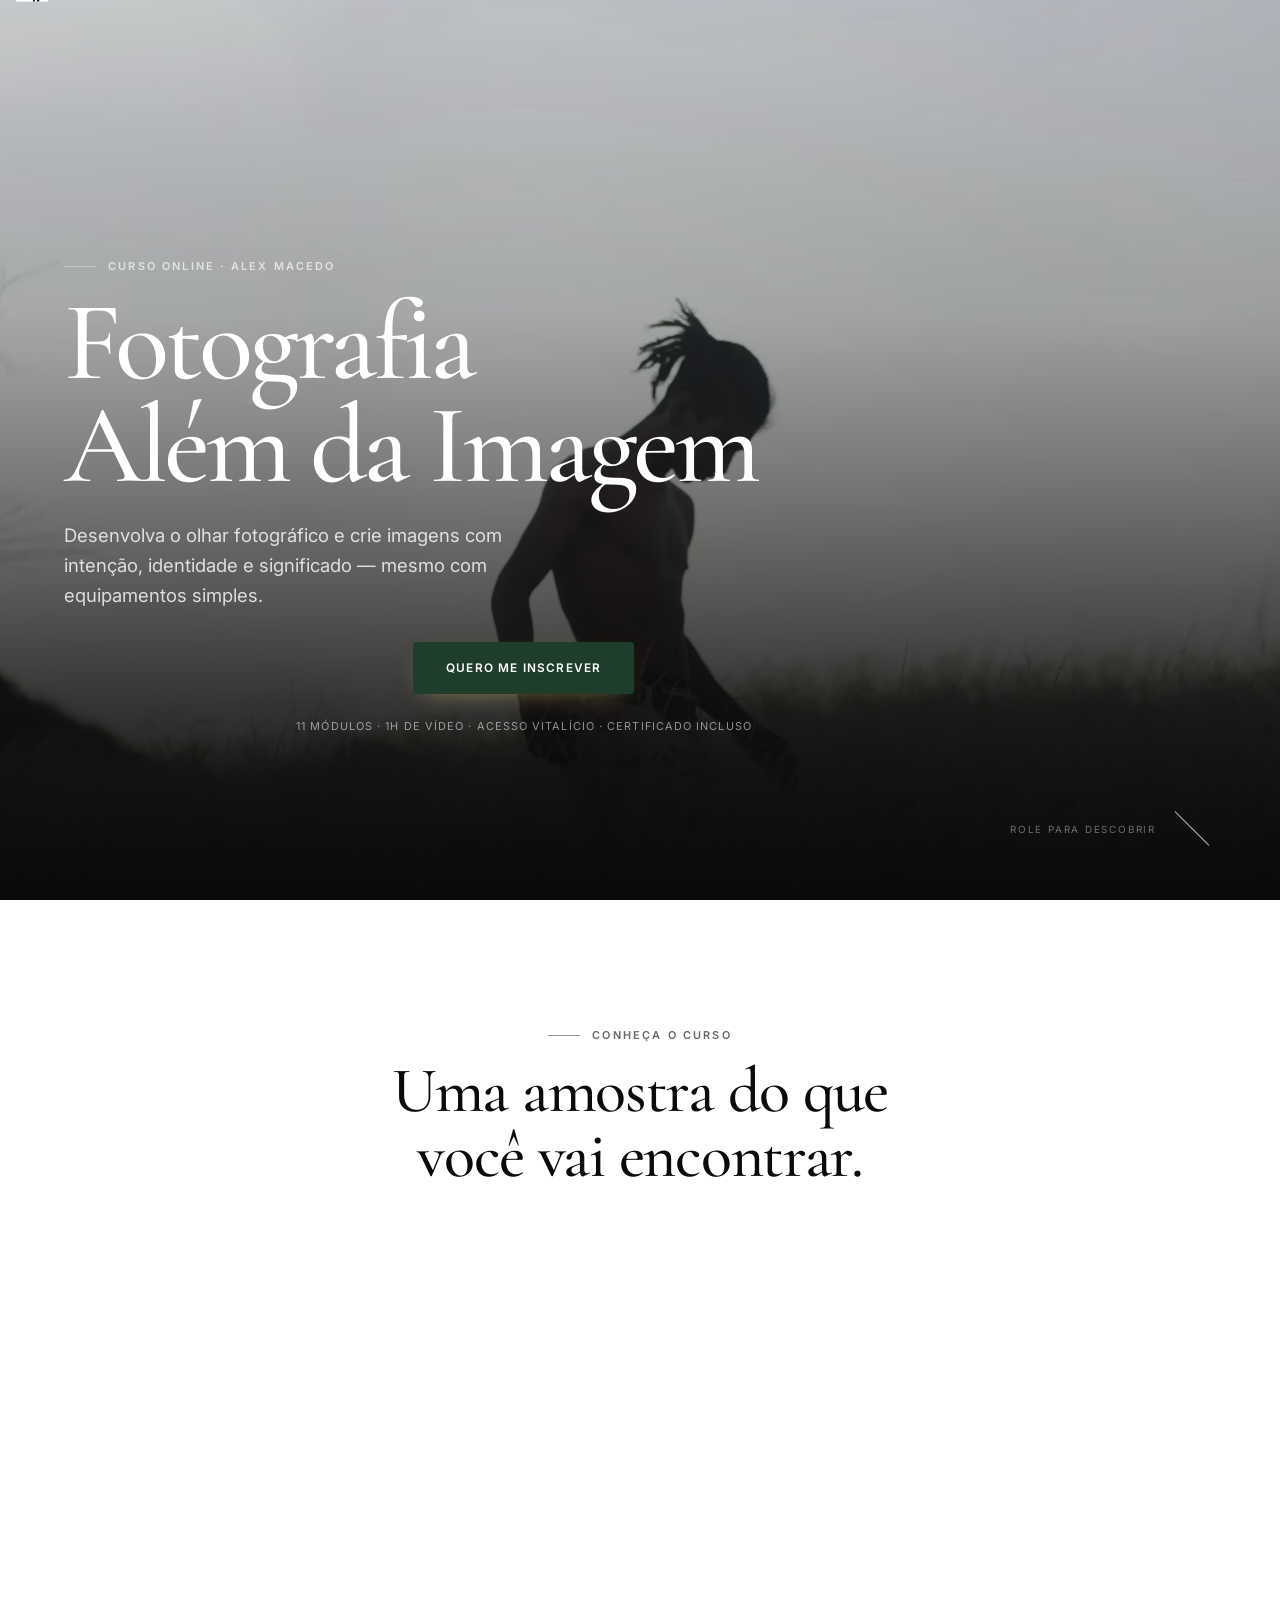
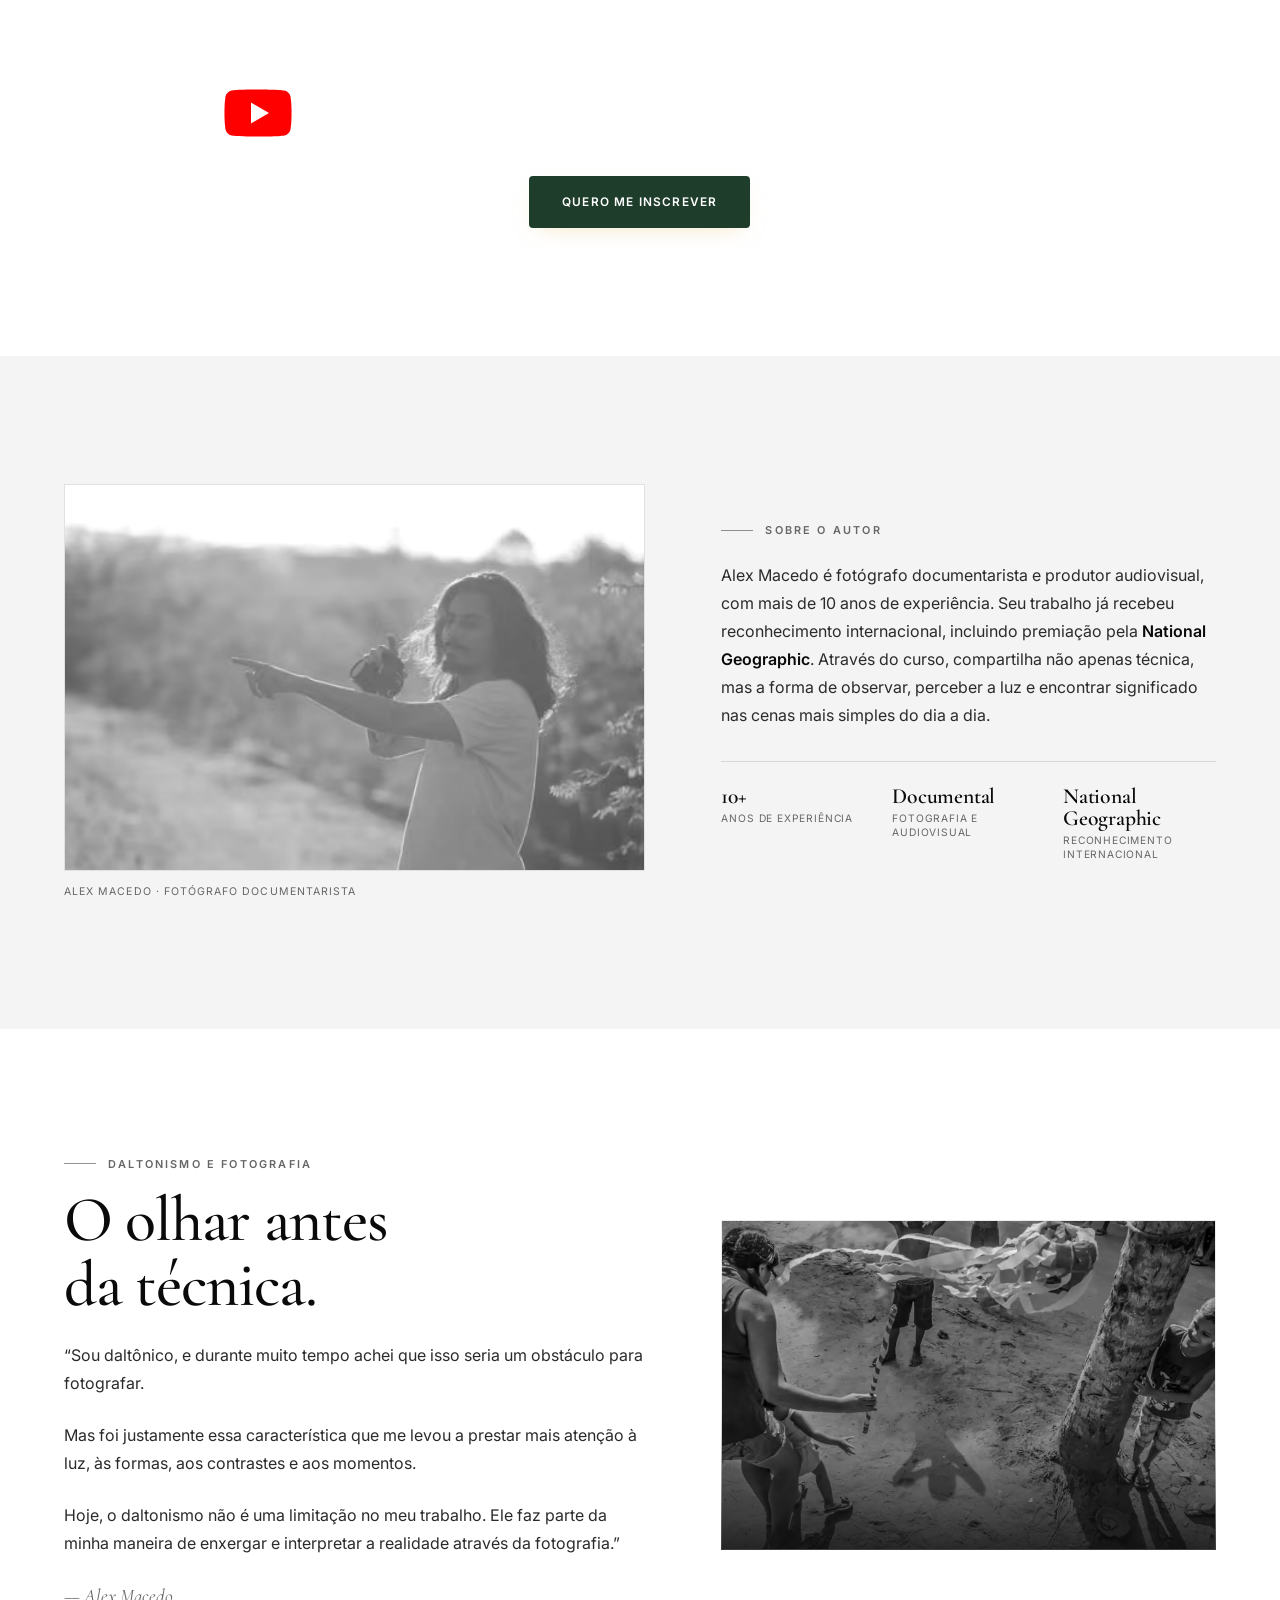
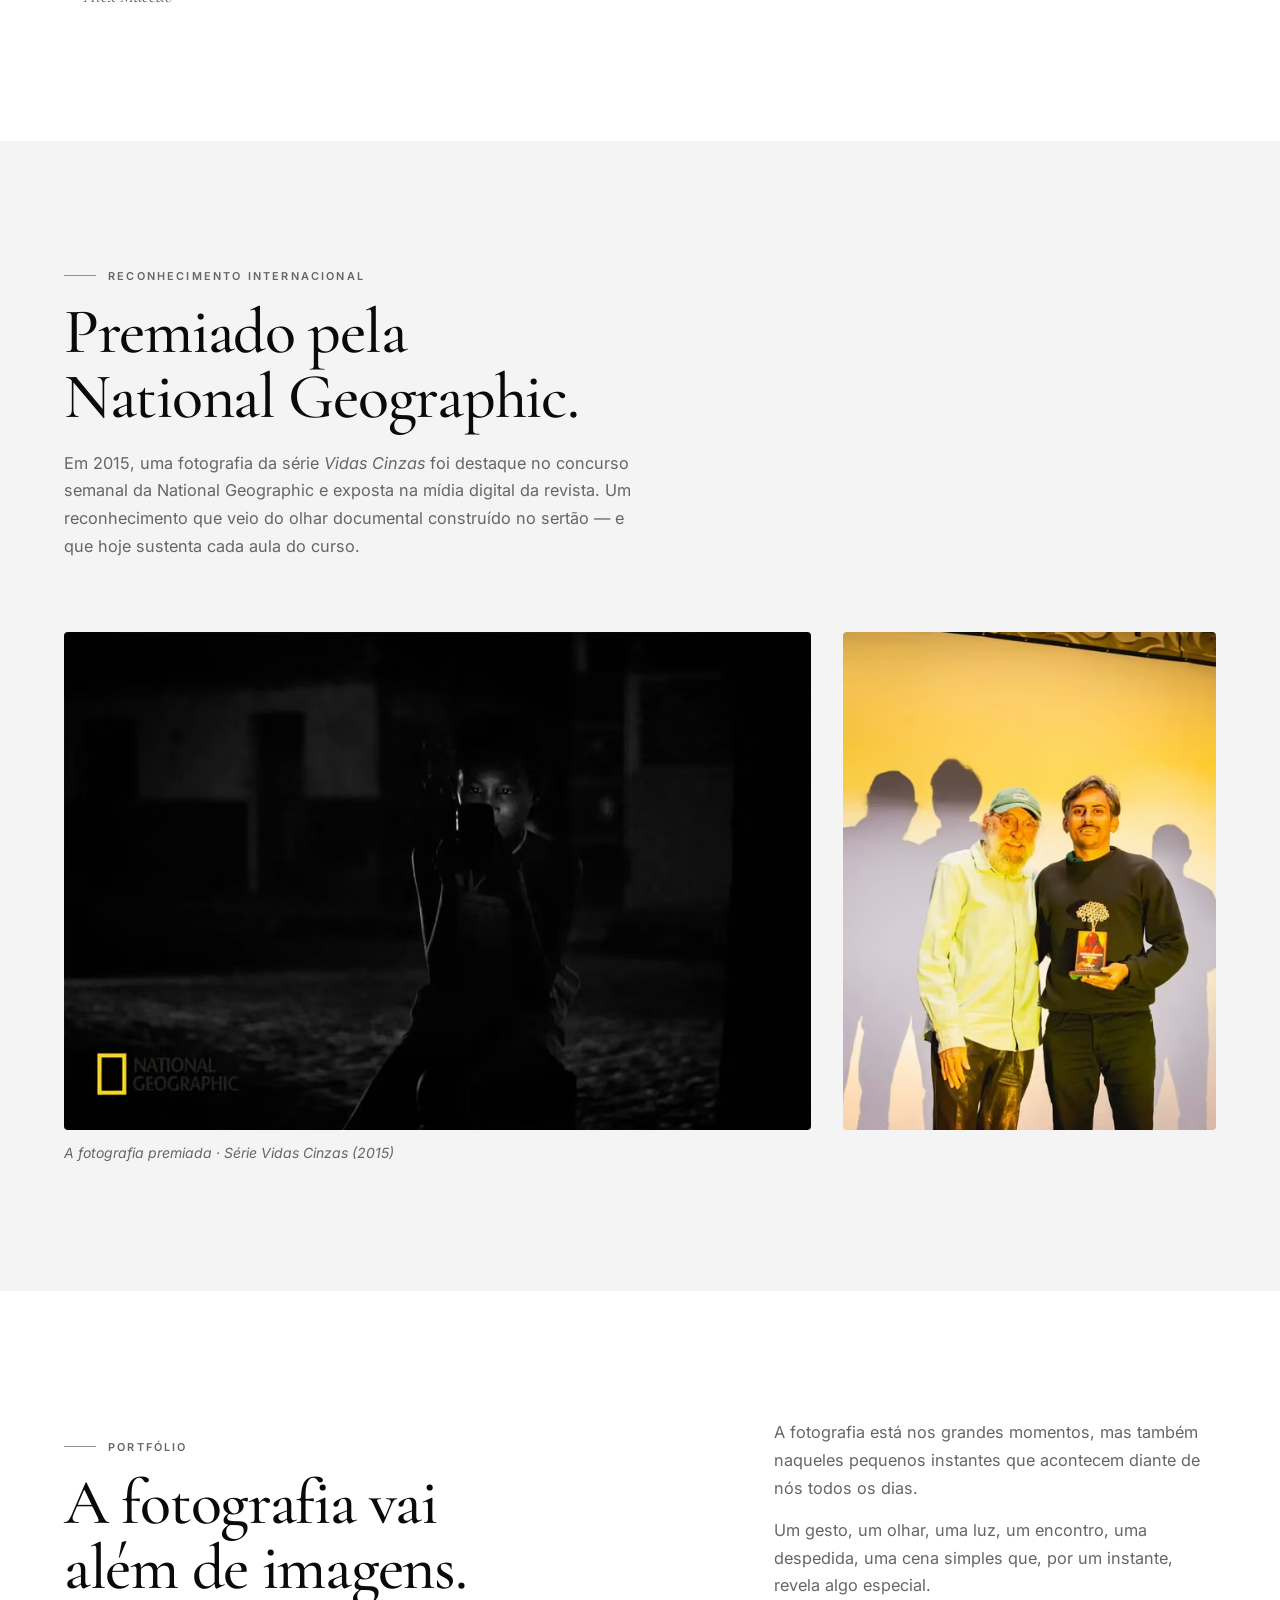
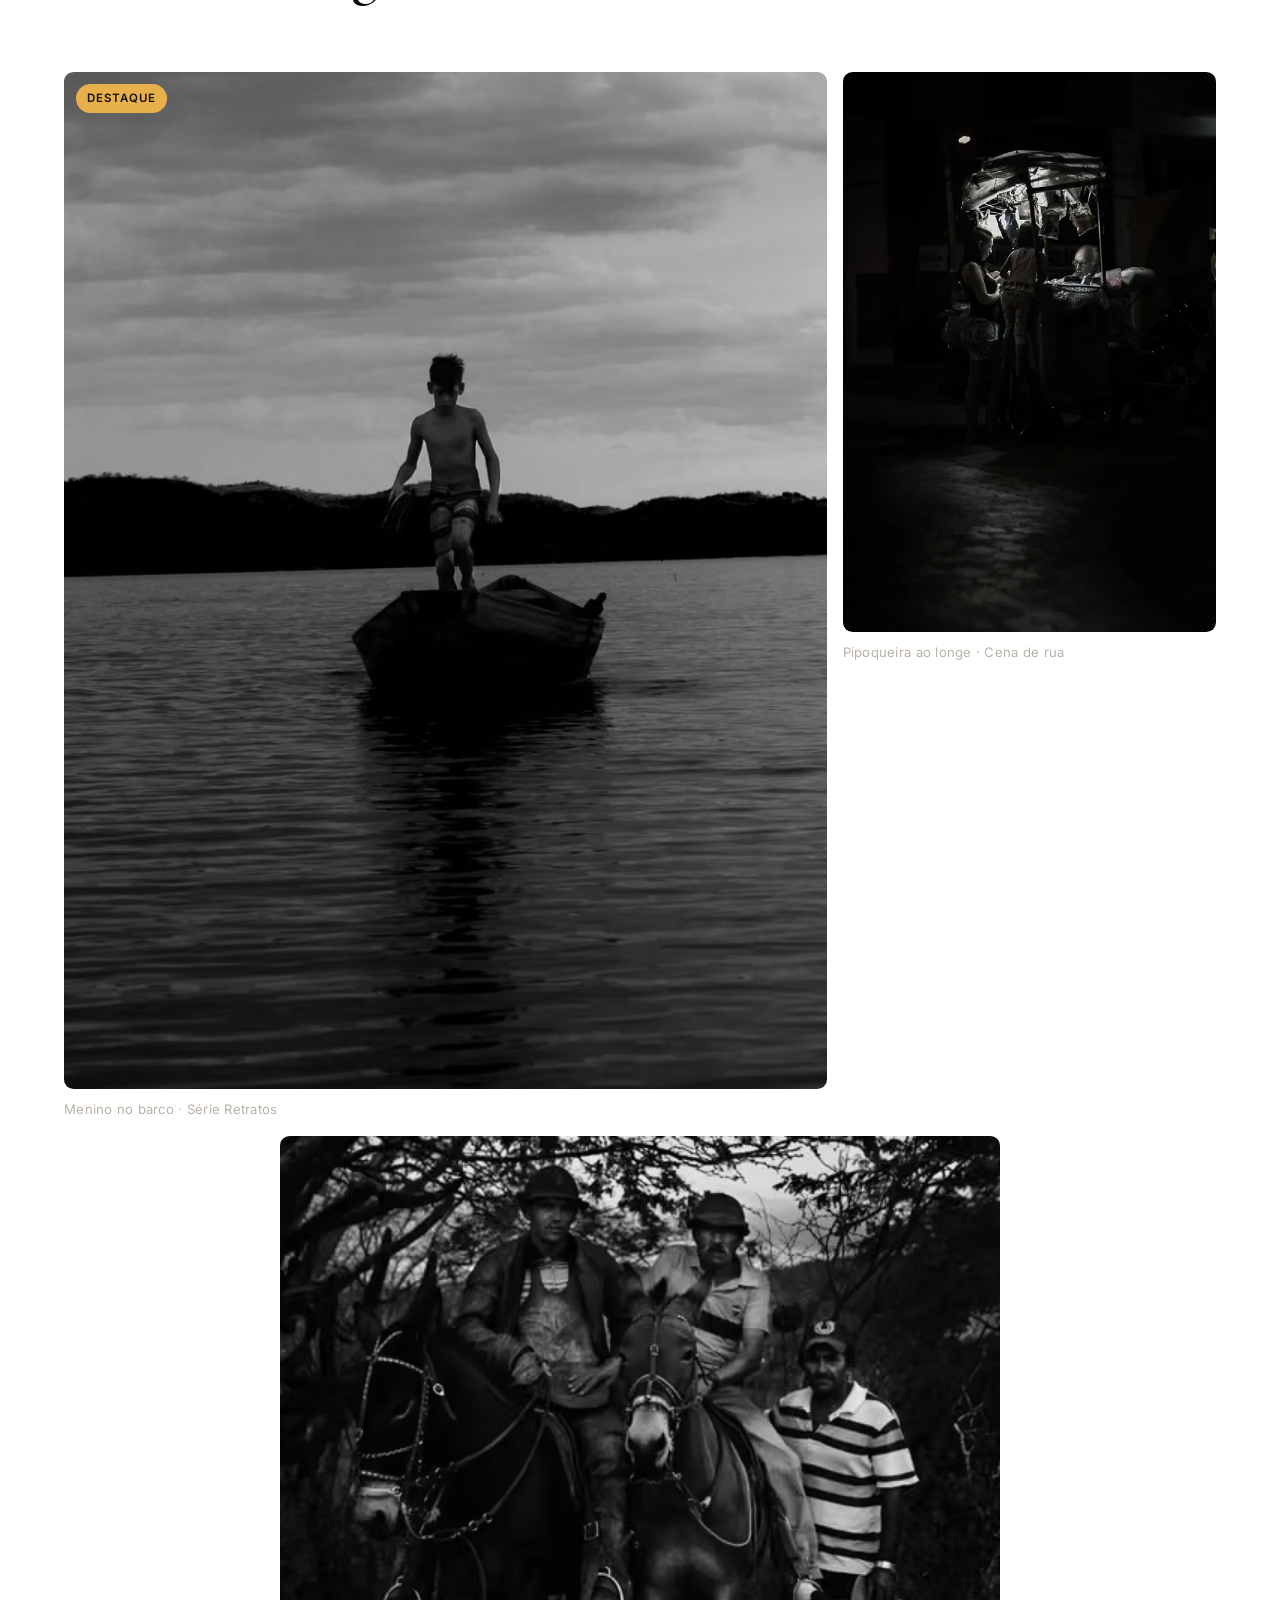
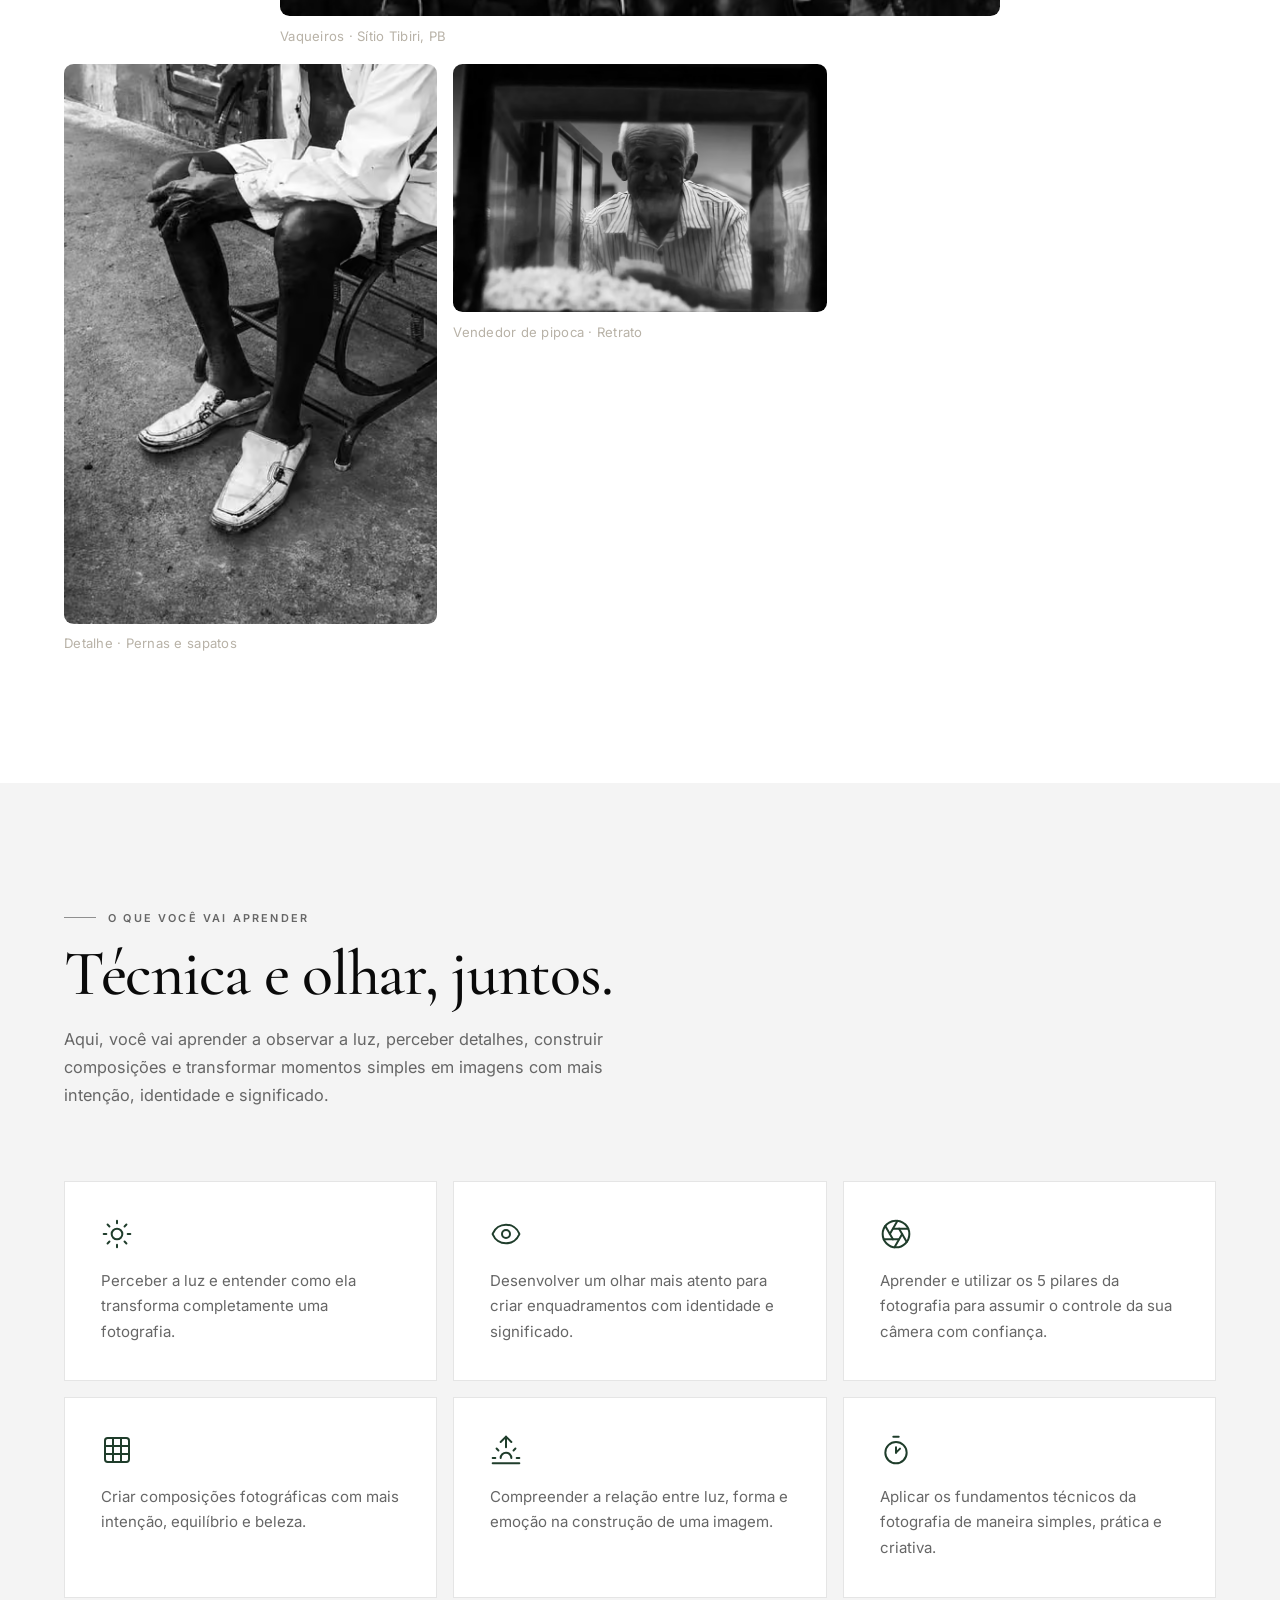
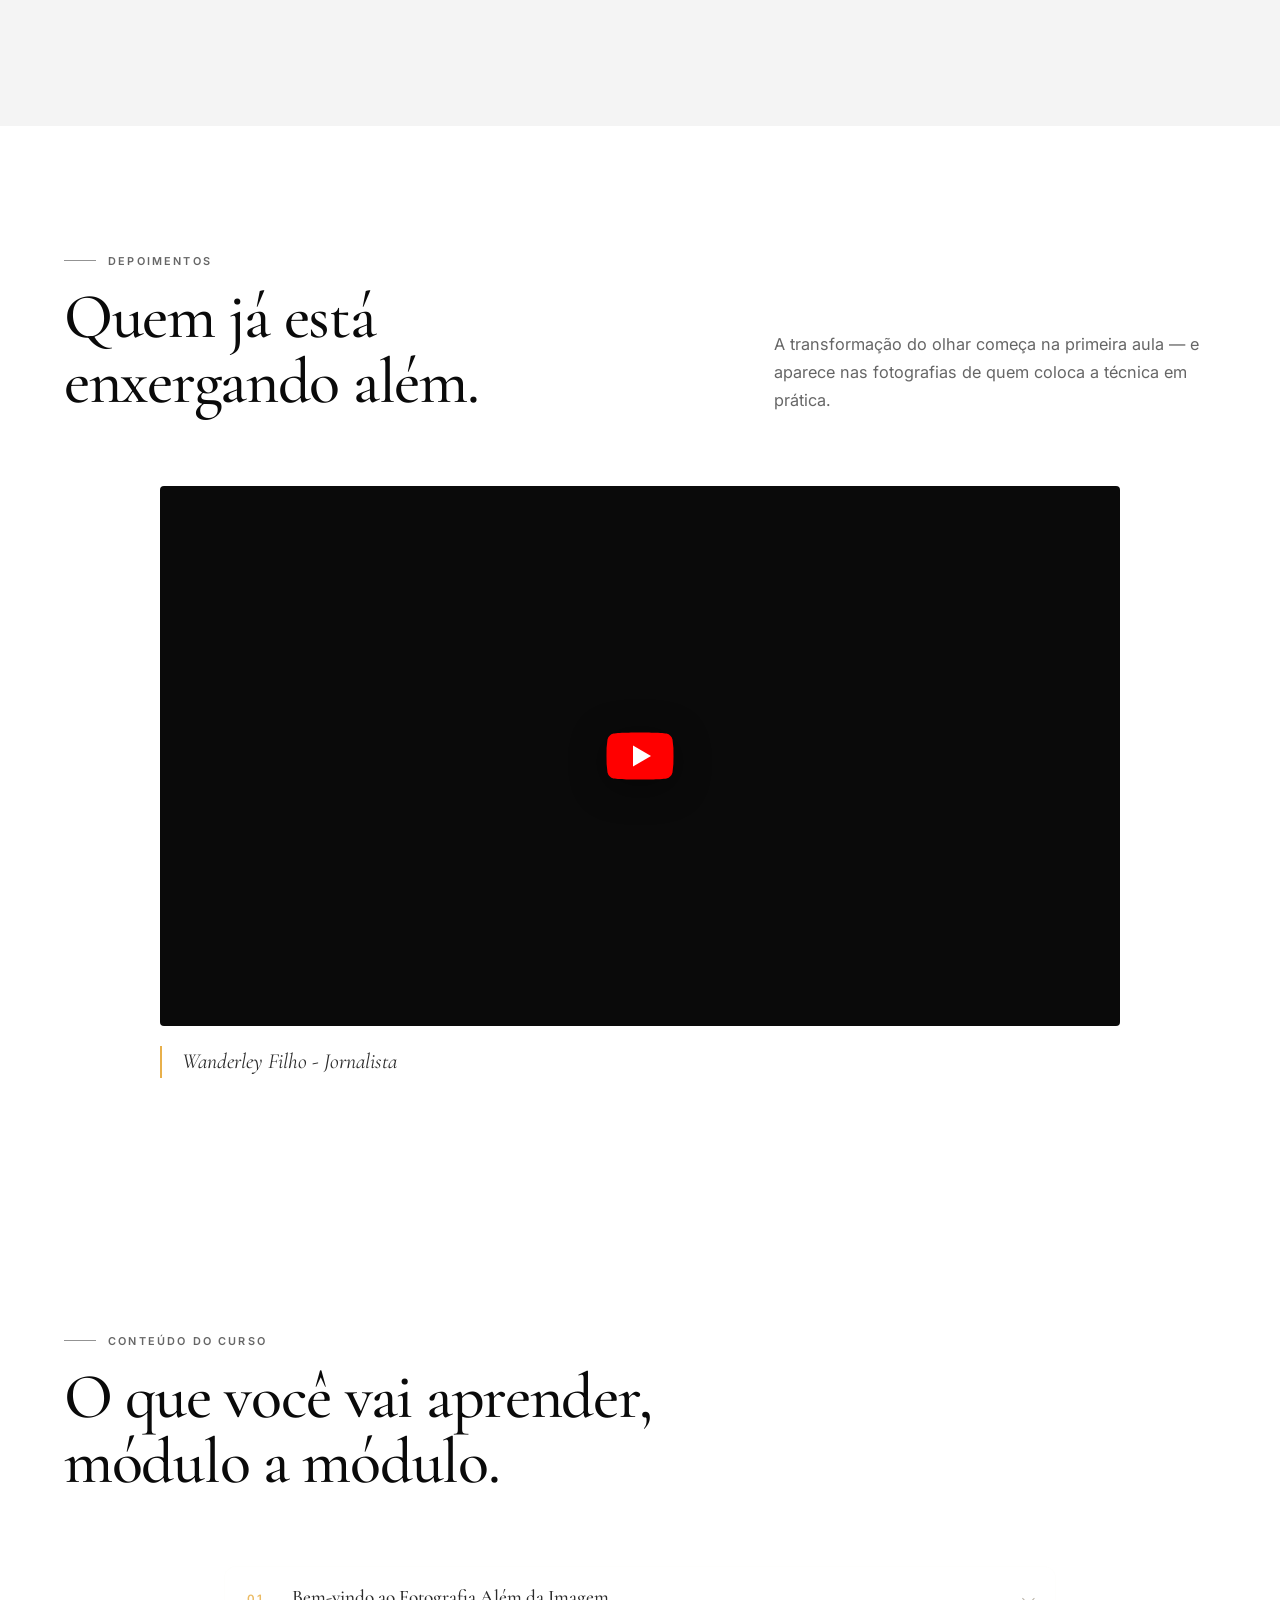
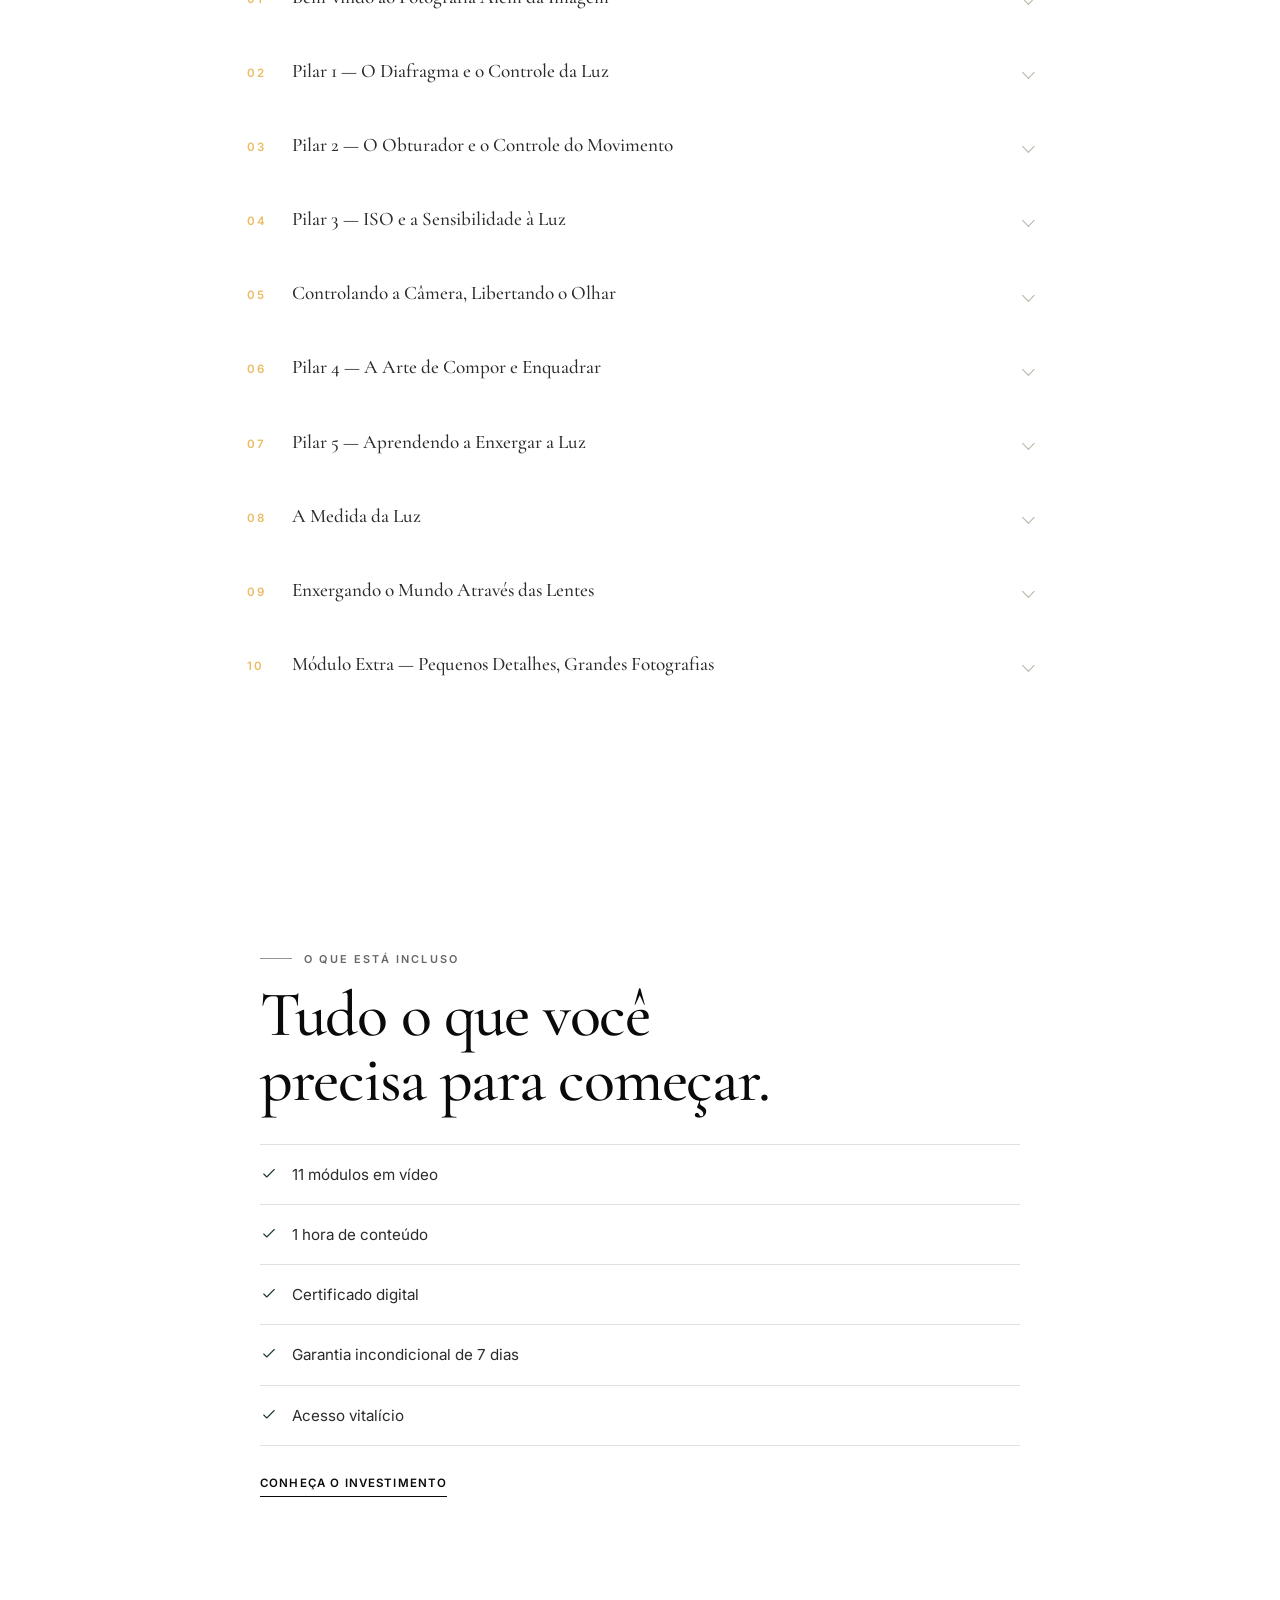
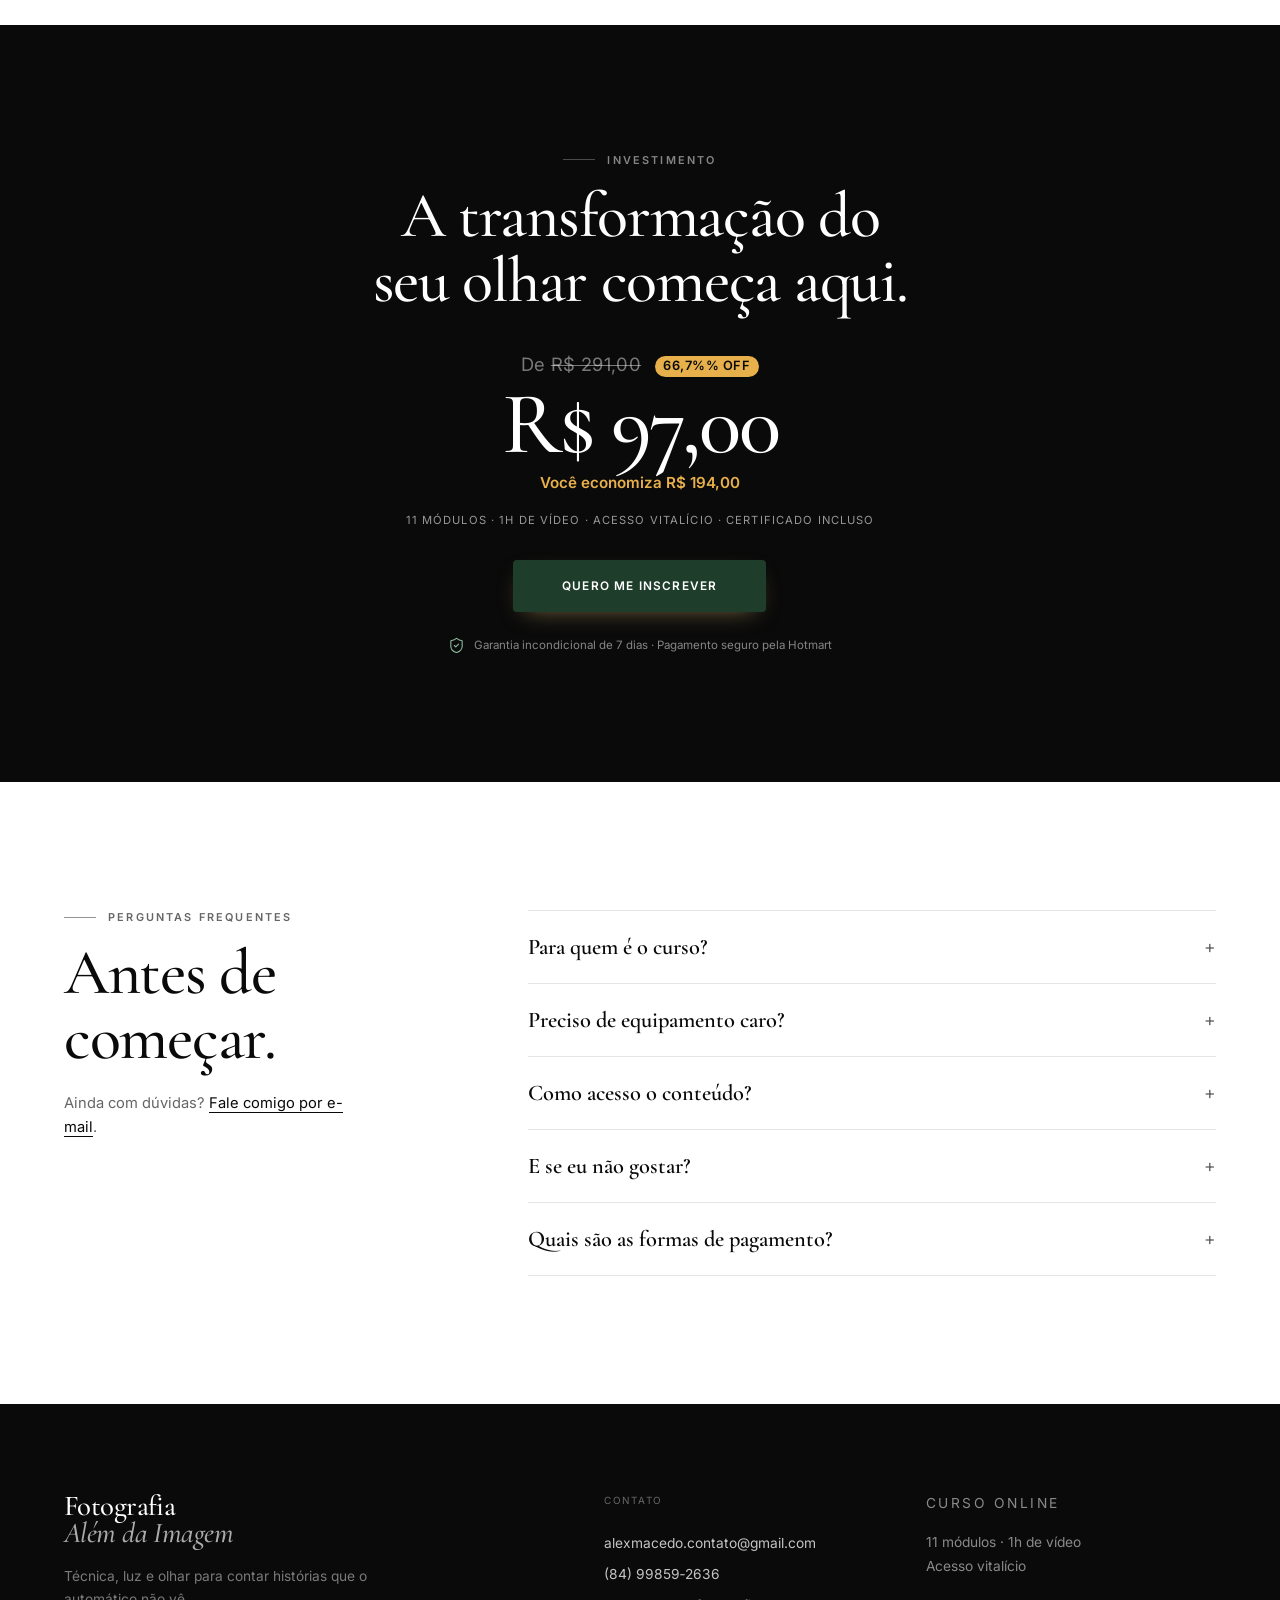
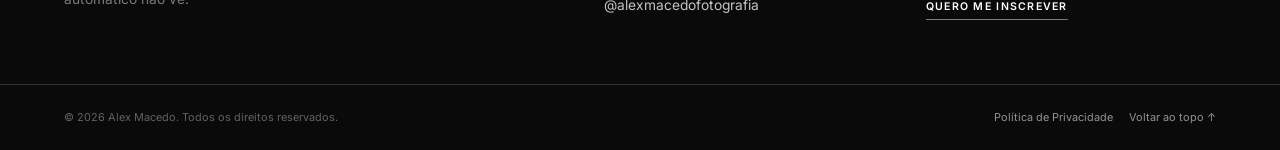
<file: index.html>
<!--
  ============================================================================
  MANIFESTO DO ARQUIVO (para humanos e IA)
  ============================================================================
  Objetivo: landing page de venda do curso "Fotografia Além da Imagem".
  Arquivo ÚNICO. Não criar novos arquivos além de:
    - style.css (CSS não-crítico)
    - favicon.svg
    - images/responsive/* (variantes AVIF/WebP/JPEG já existentes)
    - Google Fonts (Cormorant Garamond + Inter)
    - Hotmart (checkout), YouTube (embed), Instagram

  Âncoras/IDs públicos (NÃO renomear; quebra links externos):
    #inicio #conteudo #video #autor #daltonismo #natgeo #portfolio
    #aprender #modulos #incluso #investimento #faq #contato #ano-atual

  URLs externas canônicas (NÃO alterar sem pedido explícito):
    - Checkout Hotmart: https://pay.hotmart.com/S55585420V?off=jcdc63k7
    - YouTube video ID: MlR1fPLTnyA
    - Instagram: https://www.instagram.com/alexmacedofotografia/
    - E-mail: alexmacedo.contato@gmail.com
    - Telefone: +55 84 99859-2636

  Convenções:
    - Classes BEM (bloco__elemento--modificador).
    - Todo target="_blank" DEVE ter rel="noopener noreferrer".
    - Imagens: <picture> AVIF → WebP → JPEG, com srcset/sizes.
    - Variantes reais estão anotadas em comentários "variantes reais".

  Contratos do JS (ver bloco final):
    - [data-reveal]                → revela ao entrar na viewport
    - [data-video-facade]          → troca botão por iframe youtube-nocookie
    - #ano-atual                   → recebe o ano corrente
    - .faq details[name="faq"]     → accordion exclusivo (fallback manual)
    - ?debug=lcp                   → loga LCP no console

  CSP: ausente por design (arquivo único com estilos/scripts inline).

  Tokens CSS (definidos no <style> crítico):
    --bg --fg --fg-muted --accent --accent-strong --serif --sans
    --container-max --gutter
  ============================================================================
-->
<!DOCTYPE html>
<html lang="pt-BR">
<head>
  <meta charset="utf-8">
  <meta name="viewport" content="width=device-width, initial-scale=1">
  <meta name="referrer" content="strict-origin-when-cross-origin">
  <title>Fotografia Além da Imagem | Curso online com Alex Macedo</title>
  <meta name="description" content="Desenvolva o olhar fotográfico e crie imagens com intenção, identidade e significado — mesmo com equipamentos simples. Curso online com Alex Macedo.">
  <meta name="author" content="Alex Macedo">
  <meta name="robots" content="index, follow">
  <meta name="theme-color" content="#0a0a0a">
  <link rel="canonical" href="https://andersonmorize.github.io/chess/">

  <!-- OG/Twitter: manter consistência com <title>, <description> e canonical -->
  <!-- og-image é um crop 1200x630 dedicado (não é o hero) -->
  <meta property="og:type" content="website">
  <meta property="og:locale" content="pt_BR">
  <meta property="og:site_name" content="Fotografia Além da Imagem">
  <meta property="og:title" content="Fotografia Além da Imagem | Curso online com Alex Macedo">
  <meta property="og:description" content="Desenvolva o olhar fotográfico e crie imagens com intenção, identidade e significado — mesmo com equipamentos simples.">
  <meta property="og:url" content="https://andersonmorize.github.io/chess/">
  <meta property="og:image" content="https://andersonmorize.github.io/chess/images/responsive/og-image-1200w.jpg">
  <meta property="og:image:type" content="image/jpeg">
  <meta property="og:image:secure_url" content="https://andersonmorize.github.io/chess/images/responsive/og-image-1200w.jpg">
  <meta property="og:image:width" content="1200">
  <meta property="og:image:height" content="630">
  <meta property="og:image:alt" content="Silhueta de um fotógrafo caminhando em um campo de capim alto ao entardecer.">
  <meta name="twitter:card" content="summary_large_image">
  <meta name="twitter:title" content="Fotografia Além da Imagem | Curso online com Alex Macedo">
  <meta name="twitter:description" content="Desenvolva o olhar fotográfico e crie imagens com intenção, identidade e significado — mesmo com equipamentos simples.">
  <meta name="twitter:image" content="https://andersonmorize.github.io/chess/images/responsive/og-image-1200w.jpg">
  <meta name="twitter:image:alt" content="Silhueta de um fotógrafo caminhando em um campo de capim alto ao entardecer.">

  <!-- Favicon: deve existir na raiz publicada (/chess/favicon.svg) -->
  <link rel="icon" href="favicon.svg" type="image/svg+xml">

  <link rel="preconnect" href="https://fonts.googleapis.com">
  <link rel="preconnect" href="https://fonts.gstatic.com" crossorigin>
  <link rel="preconnect" href="https://pay.hotmart.com">
  <link
    href="https://fonts.googleapis.com/css2?family=Cormorant+Garamond:ital,wght@0,400;0,500;1,400&family=Inter:wght@400;600&display=swap"
    rel="stylesheet"
  >

  <!--
    Preload APENAS do hero (LCP). Não adicionar preload de imagens below-the-fold.
    AVIF primeiro (primeira <source>), WebP como segunda opção. JPEG não é pré-carregado.
    Variantes reais: hero-alta-qualidade-{768,1200,1600}w.
  -->
  <link rel="preload" as="image"
        href="images/responsive/hero-alta-qualidade-1200w.avif"
        imagesrcset="images/responsive/hero-alta-qualidade-768w.avif 768w, images/responsive/hero-alta-qualidade-1200w.avif 1200w, images/responsive/hero-alta-qualidade-1600w.avif 1600w"
        imagesizes="100vw"
        type="image/avif"
        fetchpriority="high">
  <link rel="preload" as="image"
        href="images/responsive/hero-alta-qualidade-1200w.webp"
        imagesrcset="images/responsive/hero-alta-qualidade-768w.webp 768w, images/responsive/hero-alta-qualidade-1200w.webp 1200w, images/responsive/hero-alta-qualidade-1600w.webp 1600w"
        imagesizes="100vw"
        type="image/webp"
        fetchpriority="high">

  <!-- ========================================================================
       CSS CRÍTICO INLINE
       Subset: reset, tokens, layout base, hero, botões, a11y.
       Não remover a regra global de prefers-reduced-motion.
       ======================================================================== -->
  <style>
    /* === RESET === */
    *,*::before,*::after{box-sizing:border-box}
    html{-webkit-text-size-adjust:100%;text-size-adjust:100%}
    body{margin:0}
    img,picture,video,canvas,svg{display:block;max-width:100%}
    img{height:auto}
    button{font:inherit;color:inherit;background:none;border:0;padding:0;cursor:pointer}
    a{color:inherit;text-decoration:none}

    /* === TOKENS === */
    :root{
      --bg:#0a0a0a;
      --fg:#f5f2ec;
      --fg-muted:#b8b2a7;
      --accent:#e8c477;
      --accent-strong:#f0d18f;
      --serif:"Cormorant Garamond",Georgia,serif;
      --sans:"Inter",system-ui,-apple-system,"Segoe UI",sans-serif;
      --container-max:1180px;
      --gutter:clamp(1rem,4vw,2.5rem);
    }

    /* === BASE === */
    body{
      background:var(--bg);
      color:var(--fg);
      font-family:var(--sans);
      font-size:1rem;
      line-height:1.6;
      -webkit-font-smoothing:antialiased;
      text-rendering:optimizeLegibility;
    }

    /* === LAYOUT === */
    .container{
      width:100%;
      max-width:var(--container-max);
      margin-inline:auto;
      padding-inline:var(--gutter);
    }

    /* === A11Y: skip-link === */
    .skip-link{
      position:absolute;left:-9999px;top:auto;width:1px;height:1px;overflow:hidden;
    }
    .skip-link:focus{
      position:fixed;left:1rem;top:1rem;width:auto;height:auto;padding:.6rem 1rem;
      background:var(--accent);color:#111;border-radius:.4rem;z-index:9999;
    }

    /* === TIPOGRAFIA === */
    h1,h2,h3{font-family:var(--serif);font-weight:500;line-height:1.1;margin:0 0 .4em}
    h1{font-size:clamp(2.6rem,7vw,5.2rem);letter-spacing:-.01em}
    h2{font-size:clamp(1.8rem,4vw,2.8rem)}
    h3{font-size:clamp(1.1rem,2.2vw,1.35rem)}
    p{margin:0 0 1em}

    .eyebrow{
      display:inline-flex;align-items:center;gap:.6rem;
      font-family:var(--sans);font-size:.78rem;font-weight:600;
      letter-spacing:.16em;text-transform:uppercase;color:var(--accent);
      margin:0 0 1rem;
    }
    .eyebrow__line{display:inline-block;width:2.5rem;height:1px;background:currentColor;opacity:.7}

    /* === BOTÕES === */
    .btn{
      display:inline-flex;align-items:center;justify-content:center;
      gap:.5rem;padding:.95rem 1.6rem;border-radius:999px;
      font-family:var(--sans);font-weight:600;font-size:.95rem;
      letter-spacing:.02em;line-height:1;cursor:pointer;
      transition:transform .15s ease,background-color .15s ease,color .15s ease;
      will-change:transform; /* otimização intencional; não remover */
    }
    .btn--primary{
      background:var(--accent);color:#111;
      box-shadow:0 8px 24px -12px rgba(232,196,119,.6);
    }
    .btn--primary:hover{background:var(--accent-strong);transform:translateY(-1px)}
    .btn--large{padding:1.1rem 2rem;font-size:1rem}

    /* === HERO (LCP) === */
    .hero{
      position:relative;
      min-height:100svh;
      display:flex;align-items:flex-end;
      overflow:hidden;
      isolation:isolate;
      color:var(--fg);
      background:#111;
    }
    .hero picture{display:block;position:absolute;inset:0;z-index:-2}
    .hero__media{
      width:100%;height:100%;
      object-fit:cover;
      object-position:center 40%;
    }
    .hero__overlay{
      position:absolute;inset:0;z-index:-1;
      background:
        linear-gradient(to top, rgba(10,10,10,.85) 0%, rgba(10,10,10,.25) 45%, rgba(10,10,10,.35) 100%);
    }
    .hero__inner{
      display:flex;flex-direction:column;justify-content:flex-end;
      gap:2rem;padding-block:clamp(2rem,6vw,5rem);
      width:100%;
    }
    .hero__content{max-width:44rem}
    .hero__promise{
      font-size:clamp(1rem,1.4vw,1.15rem);
      color:var(--fg-muted);max-width:36rem;margin:.8rem 0 1.6rem;
    }
    .hero__actions{display:flex;flex-direction:column;gap:.9rem;align-items:flex-start}
    .hero__meta{font-size:.82rem;color:var(--fg-muted);letter-spacing:.02em;margin:0}
    /* Indicador de scroll: decoração pura (aria-hidden no HTML) */
    .hero__scroll{
      align-self:flex-end;font-size:.75rem;letter-spacing:.18em;text-transform:uppercase;
      color:var(--fg-muted);display:inline-flex;align-items:center;gap:.5rem;margin:0;
    }
    .hero__scroll span{
      display:inline-block;width:1.2rem;height:1.2rem;border-right:1px solid currentColor;
      border-bottom:1px solid currentColor;transform:rotate(45deg);
      animation:heroScroll 2.4s ease-in-out infinite;
    }
    @keyframes heroScroll{
      0%,100%{transform:rotate(45deg) translate(0,0);opacity:.6}
      50%{transform:rotate(45deg) translate(.2rem,.2rem);opacity:1}
    }

    /* === A11Y: prefers-reduced-motion (regra global; NÃO remover) === */
    @media (prefers-reduced-motion: reduce){
      *,*::before,*::after{animation-duration:.001ms!important;animation-iteration-count:1!important;transition-duration:.001ms!important}
      .hero__scroll span{animation:none}
    }
  </style>

  <link rel="stylesheet" href="style.css" media="print" onload="this.media='all'">
  <noscript><link rel="stylesheet" href="style.css"></noscript>

  <script>document.documentElement.classList.add('js');</script>

  <!--
    JSON-LD: manter os mesmos campos e valores.
    Contrato mínimo: name, description, url, image, inLanguage, courseMode,
    author, provider, offers (price/priceCurrency/availability/url),
    hasCourseInstance (courseMode/courseWorkload/inLanguage).
  -->
  <script type="application/ld+json">
  {
    "@context": "https://schema.org",
    "@type": "Course",
    "name": "Fotografia Além da Imagem",
    "description": "Desenvolva o olhar fotográfico e crie imagens com intenção, identidade e significado — mesmo com equipamentos simples.",
    "url": "https://andersonmorize.github.io/chess/",
    "image": "https://andersonmorize.github.io/chess/images/responsive/og-image-1200w.jpg",
    "inLanguage": "pt-BR",
    "courseMode": "online",
    "author": {
      "@type": "Person",
      "name": "Alex Macedo",
      "sameAs": "https://www.instagram.com/alexmacedofotografia/"
    },
    "provider": {
      "@type": "Person",
      "name": "Alex Macedo",
      "sameAs": "https://www.instagram.com/alexmacedofotografia/"
    },
    "offers": {
      "@type": "Offer",
      "price": 97.00,
      "priceCurrency": "BRL",
      "availability": "https://schema.org/InStock",
      "url": "https://pay.hotmart.com/S55585420V?off=jcdc63k7"
    },
    "hasCourseInstance": {
      "@type": "CourseInstance",
      "courseMode": "online",
      "courseWorkload": "PT1H",
      "inLanguage": "pt-BR"
    }
  }
  </script>

  <!-- Meta Pixel Code -->
  <script>
    !function(f,b,e,v,n,t,s)
    {if(f.fbq)return;n=f.fbq=function(){n.callMethod?
    n.callMethod.apply(n,arguments):n.queue.push(arguments)};
    if(!f._fbq)f._fbq=n;n.push=n;n.loaded=!0;n.version='2.0';
    n.queue=[];t=b.createElement(e);t.async=!0;
    t.src=v;s=b.getElementsByTagName(e)[0];
    s.parentNode.insertBefore(t,s)}(window, document,'script',
    'https://connect.facebook.net/en_US/fbevents.js');
    fbq('init', '782489874857752');
    fbq('track', 'PageView');
    </script>
    <noscript><img height="1" width="1" style="display:none"
    src="https://www.facebook.com/tr?id=782489874857752&ev=PageView&noscript=1"
  /></noscript>
  <!-- End Meta Pixel Code -->
</head>
<body>
  <a class="skip-link" href="#conteudo">Ir para o conteúdo</a>

  <!--
    HERO — banner de página (usa <header> por convenção de banner).
    Variantes reais: hero-alta-qualidade-{768,1200,1600}w.
    A imagem é LCP: manter fetchpriority="high", loading="eager", decoding="async".
  -->
  <header class="hero" id="inicio">
    <picture>
      <source type="image/avif"
              srcset="images/responsive/hero-alta-qualidade-768w.avif 768w, images/responsive/hero-alta-qualidade-1200w.avif 1200w, images/responsive/hero-alta-qualidade-1600w.avif 1600w"
              sizes="100vw">
      <source type="image/webp"
              srcset="images/responsive/hero-alta-qualidade-768w.webp 768w, images/responsive/hero-alta-qualidade-1200w.webp 1200w, images/responsive/hero-alta-qualidade-1600w.webp 1600w"
              sizes="100vw">
      <img
        class="hero__media"
        src="images/responsive/hero-alta-qualidade-1600w.jpg"
        alt="Silhueta de um fotógrafo caminhando em um campo de capim alto ao entardecer."
        width="1600" height="1642"
        fetchpriority="high"
        loading="eager"
        decoding="async"
      >
    </picture>
    <div class="hero__overlay" aria-hidden="true"></div>

    <div class="container hero__inner">
      <div class="hero__content">
        <p class="eyebrow">
          <span class="eyebrow__line" aria-hidden="true"></span>
          Curso online · Alex Macedo
        </p>
        <h1>Fotografia<br>Além da Imagem</h1>
        <p class="hero__promise">Desenvolva o olhar fotográfico e crie imagens com intenção, identidade e significado — mesmo com equipamentos simples.</p>
        <div class="hero__actions">
          <a class="btn btn--primary" href="https://pay.hotmart.com/S55585420V?off=jcdc63k7" target="_blank" rel="noopener noreferrer" data-cta="hero">Quero me inscrever</a>
          <p class="hero__meta">11 módulos · 1h de vídeo · Acesso vitalício · Certificado incluso</p>
        </div>
      </div>
      <p class="hero__scroll" aria-hidden="true">Role para descobrir <span></span></p>
    </div>
  </header>

  <!-- tabindex="-1": foco programático via skip-link -->
  <main id="conteudo" tabindex="-1">
    <!-- Vídeo de vendas — facade (botão é REMOVIDO ao clicar; não é toggle) -->
    <section class="section video-sales" id="video" aria-labelledby="video-title">
      <div class="container video-sales__inner" data-reveal>
        <p class="eyebrow"><span class="eyebrow__line" aria-hidden="true"></span>Conheça o curso</p>
        <h2 id="video-title">Uma amostra do que você vai encontrar.</h2>

        <div class="video-sales__embed" data-video-facade data-video-id="MlR1fPLTnyA">
          <button type="button" class="video-sales__play" aria-label="Reproduzir vídeo de apresentação do curso">
            <!-- miniatura decorativa: alt vazio é intencional (o botão tem label) -->
            <img
              src="https://i.ytimg.com/vi/MlR1fPLTnyA/maxresdefault.jpg"
              alt=""
              width="1280" height="720"
              loading="lazy" decoding="async"
              onerror="this.src='https://i.ytimg.com/vi/MlR1fPLTnyA/hqdefault.jpg'"
            >
            <span class="video-sales__play-icon" aria-hidden="true">
              <svg viewBox="0 0 68 48" width="68" height="48" focusable="false" aria-hidden="true">
                <path fill="#f00" d="M66.5 7.6a8.5 8.5 0 0 0-6-6C55.2.5 34 .5 34 .5S12.8.5 7.5 1.6a8.5 8.5 0 0 0-6 6A88.6 88.6 0 0 0 .5 24a88.6 88.6 0 0 0 1 16.4 8.5 8.5 0 0 0 6 6c5.3 1.1 26.5 1.1 26.5 1.1s21.2 0 26.5-1.1a8.5 8.5 0 0 0 6-6A88.6 88.6 0 0 0 67.5 24a88.6 88.6 0 0 0-1-16.4z"/>
                <path fill="#fff" d="M27 34.5 45 24 27 13.5z"/>
              </svg>
            </span>
          </button>
        </div>
        <noscript>
          <p class="video-sales__fallback"><a href="https://www.youtube.com/watch?v=MlR1fPLTnyA" target="_blank" rel="noopener noreferrer">Assista à apresentação no YouTube</a></p>
        </noscript>
        <a class="btn btn--primary" href="https://pay.hotmart.com/S55585420V?off=jcdc63k7" target="_blank" rel="noopener noreferrer" data-cta="video">Quero me inscrever</a>
      </div>
    </section>

    <!-- Autor — variantes reais: homem_apontando_camera_pordosol-480w (só existe 480) -->
    <section class="section about" id="autor" aria-label="Sobre o autor">
      <div class="container about__grid">
        <figure class="about__media" data-reveal>
          <picture>
            <source type="image/avif"
                    srcset="images/responsive/homem_apontando_camera_pordosol-480w.avif 480w"
                    sizes="(max-width: 767px) 100vw, 54vw">
            <source type="image/webp"
                    srcset="images/responsive/homem_apontando_camera_pordosol-480w.webp 480w"
                    sizes="(max-width: 767px) 100vw, 54vw">
            <img
              src="images/responsive/homem_apontando_camera_pordosol-480w.jpg"
              alt="Alex Macedo, fotógrafo de cabelos longos, aponta para o horizonte com uma câmera na mão em contraluz."
              width="480" height="318"
              loading="lazy"
              decoding="async"
            >
          </picture>
          <figcaption>Alex Macedo · fotógrafo documentarista</figcaption>
        </figure>

        <div class="about__content" data-reveal>
          <p class="eyebrow"><span class="eyebrow__line" aria-hidden="true"></span>Sobre o autor</p>
          <p>Alex Macedo é fotógrafo documentarista e produtor audiovisual, com mais de 10 anos de experiência. Seu trabalho já recebeu reconhecimento internacional, incluindo premiação pela <strong>National Geographic</strong>. Através do curso, compartilha não apenas técnica, mas a forma de observar, perceber a luz e encontrar significado nas cenas mais simples do dia a dia.</p>

          <ul class="about__facts">
            <li><strong>10+</strong><span>anos de experiência</span></li>
            <li><strong>Documental</strong><span>fotografia e audiovisual</span></li>
            <li><strong>National Geographic</strong><span>reconhecimento internacional</span></li>
          </ul>
        </div>
      </div>
    </section>

    <!-- Daltonismo — variantes reais: quebra_panela-{480,800,1200}w -->
    <section class="section daltonismo" id="daltonismo" aria-labelledby="daltonismo-title">
      <div class="container daltonismo__grid">
        <div class="daltonismo__content" data-reveal>
          <p class="eyebrow"><span class="eyebrow__line" aria-hidden="true"></span>Daltonismo e fotografia</p>
          <h2 id="daltonismo-title">O olhar antes da técnica.</h2>
          <p>“Sou daltônico, e durante muito tempo achei que isso seria um obstáculo para fotografar.</p>
          <p>Mas foi justamente essa característica que me levou a prestar mais atenção à luz, às formas, aos contrastes e aos momentos.</p>
          <p>Hoje, o daltonismo não é uma limitação no meu trabalho. Ele faz parte da minha maneira de enxergar e interpretar a realidade através da fotografia.”</p>
          <p class="daltonismo__signature">— Alex Macedo</p>
        </div>
        <figure class="daltonismo__media" data-reveal>
          <picture>
            <source type="image/avif"
                    srcset="images/responsive/quebra_panela-480w.avif 480w, images/responsive/quebra_panela-800w.avif 800w, images/responsive/quebra_panela-1200w.avif 1200w"
                    sizes="(max-width: 767px) 100vw, 54vw">
            <source type="image/webp"
                    srcset="images/responsive/quebra_panela-480w.webp 480w, images/responsive/quebra_panela-800w.webp 800w, images/responsive/quebra_panela-1200w.webp 1200w"
                    sizes="(max-width: 767px) 100vw, 54vw">
            <img src="images/responsive/quebra_panela-1200w.jpg"
                 alt="Cena da festividade do quebra-panela na feira livre, em preto e branco, exemplo de como o contraste guia a construção do olhar."
                 width="1200" height="800" loading="lazy" decoding="async">
          </picture>
        </figure>
      </div>
    </section>

    <!-- National Geographic — variantes reais:
         menina_no_celular_national_geograph-{600,900,1200}w
         trofel-national-geograph-{450,675,900}w -->
    <section class="section natgeo" id="natgeo" aria-labelledby="natgeo-title">
      <div class="container">
        <div class="section-head" data-reveal>
          <p class="eyebrow"><span class="eyebrow__line" aria-hidden="true"></span>Reconhecimento internacional</p>
          <h2 id="natgeo-title">Premiado pela National Geographic.</h2>
          <p class="section-intro">Em 2015, uma fotografia da série <em>Vidas Cinzas</em> foi destaque no concurso semanal da National Geographic e exposta na mídia digital da revista. Um reconhecimento que veio do olhar documental construído no sertão — e que hoje sustenta cada aula do curso.</p>
        </div>
        <div class="natgeo__grid">
          <figure class="natgeo__item" data-reveal>
            <picture>
              <source type="image/avif"
                      srcset="images/responsive/menina_no_celular_national_geograph-600w.avif 600w, images/responsive/menina_no_celular_national_geograph-900w.avif 900w, images/responsive/menina_no_celular_national_geograph-1200w.avif 1200w"
                      sizes="(max-width: 767px) 100vw, 63vw">
              <source type="image/webp"
                      srcset="images/responsive/menina_no_celular_national_geograph-600w.webp 600w, images/responsive/menina_no_celular_national_geograph-900w.webp 900w, images/responsive/menina_no_celular_national_geograph-1200w.webp 1200w"
                      sizes="(max-width: 767px) 100vw, 63vw">
              <img
                src="images/responsive/menina_no_celular_national_geograph-1200w.png"
                alt="A fotografia premiada pela National Geographic em 2015, da série Vidas Cinzas."
                width="1200" height="800"
                loading="lazy"
                decoding="async"
              >
            </picture>
            <figcaption>A fotografia premiada · Série Vidas Cinzas (2015)</figcaption>
          </figure>
          <figure class="natgeo__item natgeo__item--portrait" data-reveal>
            <picture>
              <source type="image/avif"
                      srcset="images/responsive/trofel-national-geograph-450w.avif 450w, images/responsive/trofel-national-geograph-675w.avif 675w, images/responsive/trofel-national-geograph-900w.avif 900w"
                      sizes="(max-width: 767px) 420px, 32vw">
              <source type="image/webp"
                      srcset="images/responsive/trofel-national-geograph-450w.webp 450w, images/responsive/trofel-national-geograph-675w.webp 675w, images/responsive/trofel-national-geograph-900w.webp 900w"
                      sizes="(max-width: 767px) 420px, 32vw">
              <img
                src="images/responsive/trofel-national-geograph-900w.jpg"
                alt="Alex Macedo recebendo o troféu do concurso da National Geographic."
                width="900" height="1278"
                loading="lazy"
                decoding="async"
              >
            </picture>
          </figure>
        </div>
      </div>
    </section>

        <!--
      Portfólio.
      Modificadores de .portfolio__item (definem aspect-ratio da moldura):
        --featured  → 3/4  (ocupa 2 colunas)
        --portrait  → 2/3
        --landscape → 3/2
      object-position ajustável por item via style inline quando necessário.
    -->
    <section class="section portfolio" id="portfolio" aria-labelledby="portfolio-title">
      <div class="container">
        <div class="section-head section-head--split" data-reveal>
          <div>
            <p class="eyebrow"><span class="eyebrow__line" aria-hidden="true"></span>Portfólio</p>
            <h2 id="portfolio-title">A fotografia vai além de imagens.</h2>
          </div>
          <div class="portfolio__intro">
            <p class="section-intro">A fotografia está nos grandes momentos, mas também naqueles pequenos instantes que acontecem diante de nós todos os dias.</p>
            <p class="section-intro">Um gesto, um olhar, uma luz, um encontro, uma despedida, uma cena simples que, por um instante, revela algo especial.</p>
          </div>
        </div>

        <div class="portfolio__grid">
          <!-- Featured: variantes reais 480, 800 (não há 1600) -->
          <figure class="portfolio__item portfolio__item--featured" data-reveal>
            <div class="portfolio__media">
              <picture>
                <source type="image/avif"
                        srcset="images/responsive/menino_no_barco-480w.avif 480w, images/responsive/menino_no_barco-800w.avif 800w"
                        sizes="(max-width: 767px) 100vw, 66vw">
                <source type="image/webp"
                        srcset="images/responsive/menino_no_barco-480w.webp 480w, images/responsive/menino_no_barco-800w.webp 800w"
                        sizes="(max-width: 767px) 100vw, 66vw">
                <!-- ⚠️ ALTERAÇÃO 9: width/height ajustados à proporção 3/4 da moldura (600x800),
                     evitando CLS e mantendo o atributo semântico coerente com o aspect-ratio do CSS. -->
                <img
                  src="images/responsive/menino_no_barco-800w.jpg"
                  alt="Menino em um barco, registro da série Retratos."
                  width="600" height="800"
                  loading="eager"
                  decoding="async"
                >
              </picture>
            </div>
            <span class="portfolio__badge">Destaque</span>
            <figcaption class="portfolio__caption">Menino no barco · Série Retratos</figcaption>
          </figure>

          <!-- Pipoqueira: variantes reais 400, 600 (não há 640) -->
          <figure class="portfolio__item portfolio__item--portrait" data-reveal>
            <div class="portfolio__media">
              <picture>
                <source type="image/avif"
                        srcset="images/responsive/pipoqueira_ao_longe-400w.avif 400w, images/responsive/pipoqueira_ao_longe-600w.avif 600w"
                        sizes="(max-width: 767px) 100vw, 33vw">
                <source type="image/webp"
                        srcset="images/responsive/pipoqueira_ao_longe-400w.webp 400w, images/responsive/pipoqueira_ao_longe-600w.webp 600w"
                        sizes="(max-width: 767px) 100vw, 33vw">
                <img
                  src="images/responsive/pipoqueira_ao_longe-600w.jpg"
                  alt="Pipoqueiro visto ao longe em uma rua do sertão."
                  width="600" height="900"
                  loading="lazy"
                  decoding="async"
                >
              </picture>
            </div>
            <figcaption class="portfolio__caption">Pipoqueira ao longe · Cena de rua</figcaption>
          </figure>

          <figure class="portfolio__item portfolio__item--landscape portfolio__item--full" data-reveal>
            <div class="portfolio__media">
              <picture>
                <source type="image/avif"
                        srcset="images/responsive/vaqueiros-sitios-tibir-pedra-lavrada-PB-480w.avif 480w, images/responsive/vaqueiros-sitios-tibir-pedra-lavrada-PB-800w.avif 800w, images/responsive/vaqueiros-sitios-tibir-pedra-lavrada-PB-1200w.avif 1200w"
                        sizes="(max-width: 767px) 100vw, 33vw">
                <source type="image/webp"
                        srcset="images/responsive/vaqueiros-sitios-tibir-pedra-lavrada-PB-480w.webp 480w, images/responsive/vaqueiros-sitios-tibir-pedra-lavrada-PB-800w.webp 800w, images/responsive/vaqueiros-sitios-tibir-pedra-lavrada-PB-1200w.webp 1200w"
                        sizes="(max-width: 767px) 100vw, 33vw">
                <img
                  src="images/responsive/vaqueiros-sitios-tibir-pedra-lavrada-PB-1200w.jpg"
                  alt="Vaqueiros reunidos no Sítio Tibiri."
                  width="1200" height="800"
                  loading="lazy"
                  decoding="async"
                >
              </picture>
            </div>
            <figcaption class="portfolio__caption">Vaqueiros · Sítio Tibiri, PB</figcaption>
          </figure>

          <!-- Pernas/sapatos: só existe 400w -->
          <figure class="portfolio__item portfolio__item--portrait" data-reveal>
            <div class="portfolio__media">
              <picture>
                <source type="image/avif"
                        srcset="images/responsive/pernas_e_sapatos_idoso-400w.avif 400w"
                        sizes="(max-width: 767px) 100vw, 33vw">
                <source type="image/webp"
                        srcset="images/responsive/pernas_e_sapatos_idoso-400w.webp 400w"
                        sizes="(max-width: 767px) 100vw, 33vw">
                <!-- ⚠️ ALTERAÇÃO 10 (documentação): object-position inline é o padrão
                     para exceções pontuais. Mantido para o foco no calçado. -->
                <img
                  src="images/responsive/pernas_e_sapatos_idoso-400w.jpg"
                  alt="Detalhe das pernas e sapatos de uma pessoa sentada."
                  width="400" height="574"
                  loading="lazy"
                  decoding="async"
                  style="object-position:center 30%"
                >
              </picture>
            </div>
            <figcaption class="portfolio__caption">Detalhe · Pernas e sapatos</figcaption>
          </figure>

          <figure class="portfolio__item portfolio__item--landscape" data-reveal>
            <div class="portfolio__media">
              <picture>
                <source type="image/avif"
                        srcset="images/responsive/velho_vendendor_de_pipoca-480w.avif 480w, images/responsive/velho_vendendor_de_pipoca-800w.avif 800w, images/responsive/velho_vendendor_de_pipoca-1200w.avif 1200w"
                        sizes="(max-width: 767px) 100vw, 720px">
                <source type="image/webp"
                        srcset="images/responsive/velho_vendendor_de_pipoca-480w.webp 480w, images/responsive/velho_vendendor_de_pipoca-800w.webp 800w, images/responsive/velho_vendendor_de_pipoca-1200w.webp 1200w"
                        sizes="(max-width: 767px) 100vw, 720px">
                <img
                  src="images/responsive/velho_vendendor_de_pipoca-1200w.jpg"
                  alt="Retrato de um velho vendedor de pipoca."
                  width="1200" height="800"
                  loading="lazy"
                  decoding="async"
                >
              </picture>
            </div>
            <figcaption class="portfolio__caption">Vendedor de pipoca · Retrato</figcaption>
          </figure>
        </div>
      </div>
    </section>

    <!-- Aprendizado -->
    <section class="section learn" id="aprender" aria-labelledby="aprender-title">
      <div class="container">
        <div class="section-head" data-reveal>
          <p class="eyebrow"><span class="eyebrow__line" aria-hidden="true"></span>O que você vai aprender</p>
          <h2 id="aprender-title">Técnica e olhar, juntos.</h2>
          <p class="section-intro">Aqui, você vai aprender a observar a luz, perceber detalhes, construir composições e transformar momentos simples em imagens com mais intenção, identidade e significado.</p>
        </div>

        <div class="learn__grid">
          <article class="card" data-reveal>
            <span class="card__icon" aria-hidden="true">
              <svg viewBox="0 0 24 24" fill="none" stroke="currentColor" stroke-width="1.5" stroke-linecap="round" stroke-linejoin="round" focusable="false" aria-hidden="true">
                <circle cx="12" cy="12" r="4"/><path d="M12 2v2"/><path d="M12 20v2"/><path d="m4.93 4.93 1.41 1.41"/><path d="m17.66 17.66 1.41 1.41"/><path d="M2 12h2"/><path d="M20 12h2"/><path d="m6.34 17.66-1.41 1.41"/><path d="m19.07 4.93-1.41 1.41"/>
              </svg>
            </span>
            <p>Perceber a luz e entender como ela transforma completamente uma fotografia.</p>
          </article>
          <article class="card" data-reveal>
            <span class="card__icon" aria-hidden="true">
              <svg viewBox="0 0 24 24" fill="none" stroke="currentColor" stroke-width="1.5" stroke-linecap="round" stroke-linejoin="round" focusable="false" aria-hidden="true">
                <path d="M2.06 12.35a1 1 0 0 1 0-.7 10.75 10.75 0 0 1 19.88 0 1 1 0 0 1 0 .7 10.75 10.75 0 0 1-19.88 0"/><circle cx="12" cy="12" r="3"/>
              </svg>
            </span>
            <p>Desenvolver um olhar mais atento para criar enquadramentos com identidade e significado.</p>
          </article>
          <article class="card" data-reveal>
            <span class="card__icon" aria-hidden="true">
              <svg viewBox="0 0 24 24" fill="none" stroke="currentColor" stroke-width="1.5" stroke-linecap="round" stroke-linejoin="round" focusable="false" aria-hidden="true">
                <circle cx="12" cy="12" r="10"/><path d="m14.31 8 5.74 9.94"/><path d="M9.69 8h11.48"/><path d="m7.38 12 5.74-9.94"/><path d="M9.69 16 3.95 6.06"/><path d="M14.31 16H2.83"/><path d="m16.62 12-5.74 9.94"/>
              </svg>
            </span>
            <p>Aprender e utilizar os 5 pilares da fotografia para assumir o controle da sua câmera com confiança.</p>
          </article>
          <article class="card" data-reveal>
            <span class="card__icon" aria-hidden="true">
              <svg viewBox="0 0 24 24" fill="none" stroke="currentColor" stroke-width="1.5" stroke-linecap="round" stroke-linejoin="round" focusable="false" aria-hidden="true">
                <rect width="18" height="18" x="3" y="3" rx="2"/><path d="M3 9h18"/><path d="M3 15h18"/><path d="M9 3v18"/><path d="M15 3v18"/>
              </svg>
            </span>
            <p>Criar composições fotográficas com mais intenção, equilíbrio e beleza.</p>
          </article>
          <article class="card" data-reveal>
            <span class="card__icon" aria-hidden="true">
              <svg viewBox="0 0 24 24" fill="none" stroke="currentColor" stroke-width="1.5" stroke-linecap="round" stroke-linejoin="round" focusable="false" aria-hidden="true">
                <path d="M12 2v8"/><path d="m4.93 10.93 1.41 1.41"/><path d="M2 18h2"/><path d="M20 18h2"/><path d="m19.07 10.93-1.41 1.41"/><path d="M22 22H2"/><path d="m8 6 4-4 4 4"/><path d="M16 18a4 4 0 0 0-8 0"/>
              </svg>
            </span>
            <p>Compreender a relação entre luz, forma e emoção na construção de uma imagem.</p>
          </article>
          <article class="card" data-reveal>
            <span class="card__icon" aria-hidden="true">
              <svg viewBox="0 0 24 24" fill="none" stroke="currentColor" stroke-width="1.5" stroke-linecap="round" stroke-linejoin="round" focusable="false" aria-hidden="true">
                <path d="M10 2h4"/><path d="M12 14v-4"/><path d="M12 14 15 11"/><circle cx="12" cy="14" r="8"/>
              </svg>
            </span>
            <p>Aplicar os fundamentos técnicos da fotografia de maneira simples, prática e criativa.</p>
          </article>
        </div>
      </div>
    </section>

    <!--
      Depoimentos de alunos.
      Vídeo único (ID YouTube: 3FqffXb6418). Facade + youtube-nocookie.
      Contrato JS: [data-video-facade] com [data-video-id] (mesmo do #video).
      Preload da thumb NÃO é feito: imagem está abaixo da dobra (LCP é o hero).
    -->
    <section class="section testimonials" id="depoimentos" aria-labelledby="testimonials-title">
      <div class="container">
        <div class="section-head section-head--split" data-reveal>
          <div>
            <p class="eyebrow"><span class="eyebrow__line" aria-hidden="true"></span>Depoimentos</p>
            <h2 id="testimonials-title">Quem já está enxergando além.</h2>
          </div>
          <div class="testimonials__intro">
            <p class="section-intro">A transformação do olhar começa na primeira aula — e aparece nas fotografias de quem coloca a técnica em prática.</p>
          </div>
        </div>

        <div class="testimonials__grid">
          <figure class="testimonial" data-reveal>
            <div class="testimonial__embed" data-video-facade data-video-id="3FqffXb6418">
              <button type="button" class="testimonial__play" aria-label="Reproduzir depoimento de aluno do curso Fotografia Além da Imagem">
                <!-- miniatura decorativa: alt vazio intencional (label está no botão) -->
                <img
                  src="https://i.ytimg.com/vi/3FqffXb6418/maxresdefault.jpg"
                  alt=""
                  width="1280" height="720"
                  loading="lazy" decoding="async"
                  onerror="this.src='https://i.ytimg.com/vi/3FqffXb6418/hqdefault.jpg'"
                >
                <span class="testimonial__play-icon" aria-hidden="true">
                  <svg viewBox="0 0 68 48" width="68" height="48" focusable="false" aria-hidden="true">
                    <path fill="#f00" d="M66.5 7.6a8.5 8.5 0 0 0-6-6C55.2.5 34 .5 34 .5S12.8.5 7.5 1.6a8.5 8.5 0 0 0-6 6A88.6 88.6 0 0 0 .5 24a88.6 88.6 0 0 0 1 16.4 8.5 8.5 0 0 0 6 6c5.3 1.1 26.5 1.1 26.5 1.1s21.2 0 26.5-1.1a8.5 8.5 0 0 0 6-6A88.6 88.6 0 0 0 67.5 24a88.6 88.6 0 0 0-1-16.4z"/>
                    <path fill="#fff" d="M27 34.5 45 24 27 13.5z"/>
                  </svg>
                </span>
              </button>
            </div>
            <figcaption class="testimonial__caption">
              <blockquote class="testimonial__quote">
                Wanderley Filho - Jornalista
              </blockquote>
            </figcaption>
            <noscript>
              <p class="video-sales__fallback">
                <a href="https://www.youtube.com/watch?v=3FqffXb6418" target="_blank" rel="noopener noreferrer">Assista ao depoimento no YouTube</a>
              </p>
            </noscript>
          </figure>
        </div>
      </div>
    </section>

    <!-- Módulos — accordion nativo (<details name="modulos">) com fallback JS -->
    <section class="section modules" id="modulos" aria-labelledby="modulos-title">
      <div class="container">
        <div class="section-head" data-reveal>
          <p class="eyebrow"><span class="eyebrow__line" aria-hidden="true"></span>Conteúdo do curso</p>
          <h2 id="modulos-title">O que você vai aprender, módulo a módulo.</h2>
        </div>

        <div class="modules__list" data-reveal>
          <details class="module" name="modulos">
            <summary class="module__summary">
              <span class="module__number" aria-hidden="true">01</span>
              <h3 class="module__title">Bem-vindo ao Fotografia Além da Imagem</h3>
            </summary>
            <div class="module__body">
              <p>Apresentação do curso e da filosofia que guia todo o aprendizado. Antes de falar sobre câmeras e configurações, entender o que realmente faz uma fotografia ter significado.</p>
            </div>
          </details>

          <details class="module" name="modulos">
            <summary class="module__summary">
              <span class="module__number" aria-hidden="true">02</span>
              <h3 class="module__title">Pilar 1 — O Diafragma e o Controle da Luz</h3>
            </summary>
            <div class="module__body">
              <p>Entender como o diafragma controla a entrada de luz na câmera e influencia a profundidade de campo. Um dos fundamentos mais importantes para criar imagens com intenção e direcionar o olhar do observador.</p>
            </div>
          </details>

          <details class="module" name="modulos">
            <summary class="module__summary">
              <span class="module__number" aria-hidden="true">03</span>
              <h3 class="module__title">Pilar 2 — O Obturador e o Controle do Movimento</h3>
            </summary>
            <div class="module__body">
              <p>Aprender como a velocidade do obturador afeta as fotografias e descobrir como congelar movimentos ou criar efeitos criativos através do controle do tempo de exposição.</p>
            </div>
          </details>

          <details class="module" name="modulos">
            <summary class="module__summary">
              <span class="module__number" aria-hidden="true">04</span>
              <h3 class="module__title">Pilar 3 — ISO e a Sensibilidade à Luz</h3>
            </summary>
            <div class="module__body">
              <p>Compreender como o ISO afeta a sensibilidade do sensor à luz e como utilizá-lo corretamente em diferentes condições de iluminação. Equilibrar exposição e qualidade de imagem.</p>
            </div>
          </details>

          <details class="module" name="modulos">
            <summary class="module__summary">
              <span class="module__number" aria-hidden="true">05</span>
              <h3 class="module__title">Controlando a Câmera, Libertando o Olhar</h3>
            </summary>
            <div class="module__body">
              <p>Utilizar diafragma, obturador e ISO em conjunto. Quando os três pilares trabalham em harmonia, a câmera deixa de ser uma barreira e passa a ser uma extensão do olhar.</p>
            </div>
          </details>

          <details class="module" name="modulos">
            <summary class="module__summary">
              <span class="module__number" aria-hidden="true">06</span>
              <h3 class="module__title">Pilar 4 — A Arte de Compor e Enquadrar</h3>
            </summary>
            <div class="module__body">
              <p>Aprender como enquadramento e composição trabalham juntos para transformar cenas comuns em fotografias mais fortes e interessantes.</p>
            </div>
          </details>

          <details class="module" name="modulos">
            <summary class="module__summary">
              <span class="module__number" aria-hidden="true">07</span>
              <h3 class="module__title">Pilar 5 — Aprendendo a Enxergar a Luz</h3>
            </summary>
            <div class="module__body">
              <p>A luz é um dos elementos mais importantes da fotografia. Observar diferentes tipos de luz e compreender como influenciam a atmosfera, as emoções e a forma como uma imagem é percebida.</p>
            </div>
          </details>

          <details class="module" name="modulos">
            <summary class="module__summary">
              <span class="module__number" aria-hidden="true">08</span>
              <h3 class="module__title">A Medida da Luz</h3>
            </summary>
            <div class="module__body">
              <p>Compreender como a luz se comporta e utilizar o fotômetro para medir a luz da cena.</p>
            </div>
          </details>

          <details class="module" name="modulos">
            <summary class="module__summary">
              <span class="module__number" aria-hidden="true">09</span>
              <h3 class="module__title">Enxergando o Mundo Através das Lentes</h3>
            </summary>
            <div class="module__body">
              <p>Cada lente revela o mundo de uma maneira diferente. Aprender como as diferentes distâncias focais influenciam a perspectiva, o enquadramento e a sensação transmitida pela fotografia.</p>
            </div>
          </details>

          <details class="module" name="modulos">
            <summary class="module__summary">
              <span class="module__number" aria-hidden="true">10</span>
              <h3 class="module__title">Módulo Extra — Pequenos Detalhes, Grandes Fotografias</h3>
            </summary>
            <div class="module__body">
              <p>Dicas práticas e orientações: cuidados com a câmera, maneiras de evitar erros comuns e pequenas ações que podem fazer grande diferença nas fotografias.</p>
            </div>
          </details>
        </div>
      </div>
    </section>

    <!-- O que está incluso -->
    <section class="section included" id="incluso" aria-labelledby="incluso-title">
      <div class="container included__grid">
        <div class="included__content" data-reveal>
          <p class="eyebrow"><span class="eyebrow__line" aria-hidden="true"></span>O que está incluso</p>
          <h2 id="incluso-title">Tudo o que você precisa para começar.</h2>

          <ul class="included__list">
            <li><svg viewBox="0 0 24 24" fill="none" stroke="currentColor" stroke-width="1.5" stroke-linecap="round" stroke-linejoin="round" aria-hidden="true" focusable="false"><path d="m5 12 4 4L19 6"/></svg>11 módulos em vídeo</li>
            <li><svg viewBox="0 0 24 24" fill="none" stroke="currentColor" stroke-width="1.5" stroke-linecap="round" stroke-linejoin="round" aria-hidden="true" focusable="false"><path d="m5 12 4 4L19 6"/></svg>1 hora de conteúdo</li>
            <li><svg viewBox="0 0 24 24" fill="none" stroke="currentColor" stroke-width="1.5" stroke-linecap="round" stroke-linejoin="round" aria-hidden="true" focusable="false"><path d="m5 12 4 4L19 6"/></svg>Certificado digital</li>
            <li><svg viewBox="0 0 24 24" fill="none" stroke="currentColor" stroke-width="1.5" stroke-linecap="round" stroke-linejoin="round" aria-hidden="true" focusable="false"><path d="m5 12 4 4L19 6"/></svg>Garantia incondicional de 7 dias</li>
            <li><svg viewBox="0 0 24 24" fill="none" stroke="currentColor" stroke-width="1.5" stroke-linecap="round" stroke-linejoin="round" aria-hidden="true" focusable="false"><path d="m5 12 4 4L19 6"/></svg>Acesso vitalício</li>
          </ul>

          <a class="text-link" href="#investimento">Conheça o investimento</a>
        </div>
      </div>
    </section>

    <!-- Investimento -->
    <section class="section investment" id="investimento" aria-labelledby="investimento-title">
      <div class="container investment__inner">
        <p class="eyebrow" data-reveal><span class="eyebrow__line" aria-hidden="true"></span>Investimento</p>
        <h2 id="investimento-title" data-reveal>A transformação do seu olhar começa aqui.</h2>
        <p class="investment__price-old" data-reveal>
          De <s>R$ 291,00</s>
          <span class="investment__badge">66,7%% OFF</span>
        </p>
        <p class="investment__price" data-reveal>R$ 97,00</p>
        <p class="investment__save" data-reveal>Você economiza R$ 194,00</p>
        <p class="investment__note" data-reveal>11 módulos · 1h de vídeo · acesso vitalício · certificado incluso</p>
        <a class="btn btn--primary btn--large" href="https://pay.hotmart.com/S55585420V?off=jcdc63k7" target="_blank" rel="noopener noreferrer" data-cta="investment" data-reveal>Quero me inscrever</a>
        <p class="investment__guarantee" data-reveal>
          <svg viewBox="0 0 24 24" fill="none" stroke="currentColor" stroke-width="1.5" stroke-linecap="round" stroke-linejoin="round" aria-hidden="true" focusable="false">
            <path d="M20 13c0 5-3.5 7.5-7.66 8.95a1 1 0 0 1-.67-.01C7.5 20.5 4 18 4 13V6a1 1 0 0 1 1-1c2 0 4.5-1.2 6.24-2.72a1.17 1.17 0 0 1 1.52 0C14.51 3.81 17 5 19 5a1 1 0 0 1 1 1z"/>
            <path d="m9 12 2 2 4-4"/>
          </svg>
          Garantia incondicional de 7 dias · Pagamento seguro pela Hotmart
        </p>
      </div>
    </section>

    <!-- FAQ — name="faq" habilita exclusividade nativa; JS cobre navegadores sem suporte -->
    <section class="section faq" id="faq" aria-labelledby="faq-title">
      <div class="container faq__inner">
        <div class="faq__head" data-reveal>
          <p class="eyebrow"><span class="eyebrow__line" aria-hidden="true"></span>Perguntas frequentes</p>
          <h2 id="faq-title">Antes de começar.</h2>
          <p>Ainda com dúvidas? <a href="mailto:alexmacedo.contato@gmail.com">Fale comigo por e-mail</a>.</p>
        </div>

        <div class="faq__list" data-reveal>
          <details name="faq">
            <summary>Para quem é o curso?</summary>
            <p>Para fotógrafos amadores e iniciantes que querem desenvolver identidade visual e um olhar autoral, mesmo sem experiência avançada.</p>
          </details>
          <details name="faq">
            <summary>Preciso de equipamento caro?</summary>
            <p>Não. O curso ensina técnica e olhar; você pode começar com a câmera que tem — inclusive o celular.</p>
          </details>
          <details name="faq">
            <summary>Como acesso o conteúdo?</summary>
            <p>Após a confirmação da compra, você recebe por e-mail o acesso à área de membros da Hotmart. O acesso é vitalício — você pode rever o conteúdo sempre que quiser.</p>
          </details>
          <details name="faq">
            <summary>E se eu não gostar?</summary>
            <p>Você tem 7 dias de garantia incondicional. Basta solicitar o reembolso dentro do prazo.</p>
          </details>
          <details name="faq">
            <summary>Quais são as formas de pagamento?</summary>
            <p>Cartão de crédito, Pix, boleto e PayPal, conforme as opções disponíveis no checkout da Hotmart.</p>
          </details>
        </div>
      </div>
    </section>
  </main>

  <!-- #contato: âncora do rodapé (padrão do projeto; não renomear) -->
  <footer class="footer" id="contato">
    <div class="container footer__grid">
      <div class="footer__brand">
        <p class="footer__logo">Fotografia<br><em>Além da Imagem</em></p>
        <p class="footer__tagline">Técnica, luz e olhar para contar histórias que o automático não vê.</p>
      </div>
      <div class="footer__contact">
        <p class="footer__label">Contato</p>
        <a href="mailto:alexmacedo.contato@gmail.com">alexmacedo.contato@gmail.com</a>
        <!-- espaços não separáveis no telefone: intencionais (evita quebra) -->
        <a href="tel:+5584998592636">(84)&nbsp;99859&#8209;2636</a>
        <a href="https://www.instagram.com/alexmacedofotografia/" target="_blank" rel="noopener noreferrer">@alexmacedofotografia</a>
      </div>
      <div class="footer__meta">
        <p class="footer__label">Curso online</p>
        <p>11 módulos · 1h de vídeo<br>Acesso vitalício</p>
        <a class="footer__cta" href="https://pay.hotmart.com/S55585420V?off=jcdc63k7" target="_blank" rel="noopener noreferrer">Quero me inscrever</a>
      </div>
    </div>
    <div class="container footer__bottom">
      <!-- fallback: sobrescrito por JS; atualizar manualmente a cada virada de ano para não-JS -->
      <p>© <span id="ano-atual">2026</span> Alex Macedo. Todos os direitos reservados.</p>
      <div class="footer__legal">
        <a href="https://hotmart.com/pt-br/pp/" target="_blank" rel="noopener noreferrer">Política de Privacidade</a>
        <a href="#inicio">Voltar ao topo ↑</a>
      </div>
    </div>
  </footer>

  <!--
    ========================================================================
    JS — CONTRATOS (não remover sem substituir)
    ------------------------------------------------------------------------
    setupYear()         → #ano-atual recebe o ano corrente
    setupReveal()       → [data-reveal] revela via IntersectionObserver
                          (fallback: mostrar todos; respeita reduced-motion)
    setupFaqFallback()  → accordion exclusivo p/ navegadores sem <details name>
    setupVideoFacade()  → [data-video-facade] troca botão por iframe
                          (youtube-nocookie; iframe com width/height + aspect-ratio
                          para evitar CLS)
    setupDebugLcp()     → ?debug=lcp ativa log de LCP no console

    Domínio nocookie: privacidade (não rastreia antes do play).
    ========================================================================
  -->
  <script>
    (() => {
      const YOUTUBE_EMBED_BASE = 'https://www.youtube-nocookie.com/embed/';
      const REVEAL_THRESHOLD = 0.12;
      const REVEAL_ROOT_MARGIN = '0px 0px -8% 0px';
      const CURRENT_YEAR_FALLBACK_ID = 'ano-atual';

      const setupYear = () => {
        const yearElement = document.getElementById(CURRENT_YEAR_FALLBACK_ID);
        if (yearElement) yearElement.textContent = new Date().getFullYear();
      };

      const setupReveal = () => {
        const reduceMotion = window.matchMedia('(prefers-reduced-motion: reduce)').matches;
        const revealElements = document.querySelectorAll('[data-reveal]');
        const revealAll = () => revealElements.forEach((el) => el.classList.add('is-visible'));

        if (!('IntersectionObserver' in window) || reduceMotion) {
          revealAll();
          return;
        }

        try {
          const observer = new IntersectionObserver((entries) => {
            entries.forEach((entry) => {
              if (entry.isIntersecting) {
                entry.target.classList.add('is-visible');
                observer.unobserve(entry.target);
              }
            });
          }, { threshold: REVEAL_THRESHOLD, rootMargin: REVEAL_ROOT_MARGIN });
          revealElements.forEach((el) => observer.observe(el));
        } catch {
          revealAll();
        }
      };

      const setupModulesFallback = () => {
        const modules = Array.from(document.querySelectorAll('.modules__list details'));
        if (modules.length === 0) return;
        if ('name' in document.createElement('details')) return;

        modules.forEach((detail) => {
          detail.addEventListener('toggle', () => {
            if (!detail.open) return;
            modules.forEach((item) => { if (item !== detail) item.open = false; });
          });
        });
      };

      const setupFaqFallback = () => {
        const faqDetails = Array.from(document.querySelectorAll('.faq details'));
        if (faqDetails.length === 0) return;
        if ('name' in document.createElement('details')) return;

        faqDetails.forEach((detail) => {
          detail.addEventListener('toggle', () => {
            if (!detail.open) return;
            faqDetails.forEach((item) => { if (item !== detail) item.open = false; });
          });
        });
      };

      const setupVideoFacade = () => {
        document.querySelectorAll('[data-video-facade]').forEach((facade) => {
          const btn = facade.querySelector('.video-sales__play, .testimonial__play');
          if (!btn) return;
      
          btn.addEventListener('click', () => {
            const id = facade.getAttribute('data-video-id');
            if (!id) return;
      
            // Parâmetros para minimizar elementos do player
            const params = new URLSearchParams({
              autoplay: '1',
              rel: '0',              // vídeos relacionados: só do mesmo canal
              modestbranding: '1',    // reduz marca d'água
              iv_load_policy: '3',    // sem anotações
              playsinline: '1',       // iOS: não abre player nativo em tela cheia
              fs: '1',                // permite fullscreen (deixe 1 se quiser o botão)
              disablekb: '0',
            });
      
            const iframe = document.createElement('iframe');
            iframe.src = `${YOUTUBE_EMBED_BASE}${id}?${params.toString()}`;
            iframe.title = 'Fotografia Além da Imagem — apresentação do curso';
            iframe.loading = 'lazy';
            iframe.referrerPolicy = 'strict-origin-when-cross-origin';
            iframe.allow = 'accelerometer; autoplay; clipboard-write; encrypted-media; gyroscope; picture-in-picture; web-share';
            iframe.allowFullscreen = true;
      
            iframe.width = 1280;
            iframe.height = 720;
            iframe.style.aspectRatio = '16 / 9';
            iframe.style.width = '100%';
            iframe.style.height = 'auto';
            iframe.style.border = '0';
      
            facade.replaceChildren(iframe);
          }, { once: true });
        });
      };
      
      const setupDebugLcp = () => {
        if (new URLSearchParams(location.search).get('debug') !== 'lcp') return;
        try {
          new PerformanceObserver((list) => {
            const entries = list.getEntries();
            const last = entries[entries.length - 1];
            console.log('[LCP]', {
              time: Math.round(last.startTime),
              element: last.element,
              url: last.url,
              size: last.size
            });
          }).observe({ type: 'largest-contentful-paint', buffered: true });
        } catch (e) {
          console.warn('LCP observer indisponível', e);
        }
      };

      const init = () => {
        setupYear();
        setupReveal();
        setupModulesFallback();
        setupFaqFallback();
        setupVideoFacade();
        setupDebugLcp();
      };

      init();
    })();
  </script>
</body>
</html>
</file>
<file: style.css>
/* =========================================================
   Fotografia Além da Imagem — landing page
   HTML + CSS puro, sem build e sem frameworks.
   ========================================================= */

:root {
  --ink: #0a0a0a;
  --paper: #ffffff;
  --mist: #f4f4f4;
  --forest: #1f3d2b;
  --forest-hover: #2c5a3f;
  --accent: #e8b04b;
  --text: #2b2b2b;
  --muted: #666666;
  --line: #e5e5e5;
  --line-dark: rgba(255, 255, 255, 0.16);
  --white: #ffffff;
  --max: 1200px;
  --gutter: clamp(20px, 5vw, 64px);
  --section-y: clamp(72px, 10vw, 140px);
  --serif: "Cormorant Garamond", Georgia, "Times New Roman", serif;
  --sans: "Inter", system-ui, -apple-system, BlinkMacSystemFont, "Segoe UI", sans-serif;
  --ease: cubic-bezier(0.22, 1, 0.36, 1);
  --radius: 4px;
}

/* Reset enxuto */
*,
*::before,
*::after {
  box-sizing: border-box;
}

html {
  scroll-behavior: smooth;
  -webkit-text-size-adjust: 100%;
}

body {
  margin: 0;
  overflow-x: hidden;
  background: var(--paper);
  color: var(--text);
  font-family: var(--sans);
  font-size: 16px;
  line-height: 1.65;
  -webkit-font-smoothing: antialiased;
  text-rendering: optimizeLegibility;
}

h1,
h2,
h3,
p,
figure,
ul {
  margin: 0;
}

ul {
  padding: 0;
  list-style: none;
}

img,
svg {
  display: block;
}

/* ⚠️ ALTERAÇÃO 1: height:auto apenas como fallback.
   Imagens que precisam preencher molduras (cover) sobrescrevem
   explicitamente com height:100% nas regras específicas abaixo. */
img {
  max-width: 100%;
  height: auto;
}

/* Imagens que devem preencher 100% do contêiner (molduras com aspect-ratio) */
.hero__media,
.about__media img,
.daltonismo__media img,
.portfolio__media img,
.natgeo__item img,
.testimonial__play img {
  height: 100%;
  width: 100%;
}

a {
  color: inherit;
  text-decoration: none;
}

strong {
  font-weight: 600;
  color: var(--ink);
}

::selection {
  background: var(--forest);
  color: var(--white);
}

:focus-visible {
  outline: 2px solid var(--forest);
  outline-offset: 4px;
}

/* Utilitários */
.container {
  width: 100%;
  max-width: calc(var(--max) + (var(--gutter) * 2));
  margin-inline: auto;
  padding-inline: var(--gutter);
}

.section {
  padding-block: var(--section-y);
}

section[id],
header[id],
footer[id] {
  scroll-margin-top: 24px;
}

.skip-link {
  position: fixed;
  top: 16px;
  left: 16px;
  z-index: 100;
  padding: 12px 16px;
  background: var(--white);
  color: var(--ink);
  font-size: 0.85rem;
  font-weight: 600;
  transform: translateY(-160%);
  transition: transform 0.2s ease;
}

.skip-link:focus {
  transform: translateY(0);
}

.eyebrow {
  display: flex;
  align-items: center;
  gap: 12px;
  color: var(--muted);
  font-size: 0.68rem;
  font-weight: 600;
  letter-spacing: 0.2em;
  line-height: 1.3;
  text-transform: uppercase;
}

.eyebrow__line {
  display: block;
  width: 32px;
  height: 1px;
  flex: none;
  background: currentColor;
}

.section-head {
  max-width: 780px;
  margin-bottom: clamp(40px, 6vw, 72px);
}

.section h2 {
  margin-top: 16px;
  color: var(--ink);
  font-family: var(--serif);
  font-size: clamp(2.2rem, 5vw, 4.2rem);
  font-weight: 500;
  letter-spacing: -0.02em;
  line-height: 1.02;
  text-wrap: balance;
}

.section-intro {
  max-width: 58ch;
  margin-top: 20px;
  color: var(--muted);
  font-size: 1.02rem;
  line-height: 1.7;
}

.portfolio__intro .section-intro + .section-intro {
  margin-top: 0.9em;
}

.section-head--split {
  display: grid;
  grid-template-columns: 1fr;
  gap: 24px;
  align-items: end;
  max-width: none;
}

/* Botões e links */
.btn {
  display: inline-flex;
  align-items: center;
  justify-content: center;
  min-height: 52px;
  padding: 16px 32px;
  border: 1px solid transparent;
  border-radius: var(--radius);
  font-family: var(--sans);
  font-size: 0.74rem;
  font-weight: 600;
  letter-spacing: 0.1em;
  line-height: 1.2;
  text-align: center;
  text-transform: uppercase;
  transition:
    background-color 0.25s var(--ease),
    border-color 0.25s var(--ease),
    color 0.25s var(--ease),
    transform 0.25s var(--ease);
}

.btn--primary {
  background: var(--forest);
  color: var(--white);
}

.btn--large {
  padding: 18px 48px;
}

.hero a:focus-visible,
.investment a:focus-visible,
.footer a:focus-visible {
  outline-color: var(--white);
}

.text-link {
  display: inline-flex;
  align-items: center;
  gap: 8px;
  margin-top: 28px;
  padding-bottom: 3px;
  border-bottom: 1px solid currentColor;
  color: var(--ink);
  font-size: 0.72rem;
  font-weight: 600;
  letter-spacing: 0.1em;
  text-transform: uppercase;
}

.text-link svg {
  width: 14px;
  height: 14px;
  transition: transform 0.25s var(--ease);
}

/* Hero */
.hero {
  position: relative;
  display: flex;
  min-height: 100vh;
  min-height: 100svh;
  align-items: flex-end;
  overflow: hidden;
  background: var(--ink);
  color: var(--white);
  isolation: isolate;
}

/* ⚠️ ALTERAÇÃO 2: ponto focal ajustado para manter o fotógrafo
   visível em telas verticais (mobile) e horizontais (desktop). */
.hero__media {
  position: absolute;
  inset: 0;
  z-index: -2;
  width: 100%;
  height: 100%;
  object-fit: cover;
  object-position: center 38%;
}

/* Em mobile, o sujeito (fotógrafo) tende a sair do quadro inferior;
   sobe o enquadramento para mantê-lo visível */
@media (max-width: 599px) {
  .hero__media {
    object-position: center 30%;
  }
}

.hero__overlay {
  position: absolute;
  inset: 0;
  z-index: -1;
  background:
    linear-gradient(
      180deg,
      rgba(10, 10, 10, 0.12) 0%,
      rgba(10, 10, 10, 0.3) 35%,
      rgba(10, 10, 10, 0.82) 78%,
      #0a0a0a 100%
    );
}

.hero__inner {
  display: flex;
  min-height: 100vh;
  min-height: 100svh;
  flex-direction: column;
  justify-content: flex-end;
  padding-top: 40px;
  padding-bottom: clamp(36px, 7vh, 80px);
}

.hero__content {
  max-width: 920px;
}

.hero .eyebrow {
  color: rgba(255, 255, 255, 0.68);
}

.hero .eyebrow__line {
  background: rgba(255, 255, 255, 0.45);
}

.hero h1 {
  margin-top: 18px;
  color: var(--white);
  font-family: var(--serif);
  font-size: clamp(2.8rem, 9vw, 7rem);
  font-weight: 500;
  letter-spacing: -0.035em;
  line-height: 0.92;
  text-wrap: balance;
}

.hero__promise {
  max-width: 42ch;
  margin-top: 24px;
  color: rgba(255, 255, 255, 0.8);
  font-size: clamp(1rem, 1.5vw, 1.16rem);
  line-height: 1.6;
}

.hero__actions {
  display: flex;
  flex-wrap: wrap;
  align-items: center;
  gap: 24px;
  margin-top: 32px;
}

.hero__meta {
  color: rgba(255, 255, 255, 0.55);
  font-size: 0.68rem;
  letter-spacing: 0.1em;
  line-height: 1.5;
  text-transform: uppercase;
}

.hero__scroll {
  display: flex;
  align-items: center;
  gap: 12px;
  margin-top: clamp(32px, 6vh, 56px);
  color: rgba(255, 255, 255, 0.4);
  font-size: 0.62rem;
  letter-spacing: 0.18em;
  text-transform: uppercase;
}

.hero__scroll span {
  display: block;
  width: 48px;
  height: 1px;
  background: currentColor;
}

/* Vídeo de vendas */
.video-sales {
  background: var(--paper);
}

.video-sales__inner {
  max-width: 960px;
  text-align: center;
}

.video-sales__inner .eyebrow {
  justify-content: center;
}

.video-sales__embed {
  position: relative;
  aspect-ratio: 16 / 9;
  max-width: 960px;
  margin: 2rem auto;
}

.video-sales__embed iframe {
  position: absolute;
  inset: 0;
  width: 100%;
  height: 100%;
  border: 0;
  border-radius: var(--radius);
}

.video-sales__fallback {
  margin-top: 1rem;
  font-size: 0.8rem;
  letter-spacing: 0.08em;
  text-transform: uppercase;
}

.video-sales__fallback a {
  border-bottom: 1px solid currentColor;
}

/* Aprendizado */
.learn {
  background: var(--mist);
}

.learn__grid {
  display: grid;
  grid-template-columns: 1fr;
  gap: 16px;
}

.card {
  position: relative;
  padding: 32px;
  border: 1px solid var(--line);
  background: var(--paper);
  transition:
    border-color 0.35s var(--ease),
    box-shadow 0.35s var(--ease),
    transform 0.35s var(--ease);
}

.card__icon {
  display: inline-flex;
  width: 32px;
  height: 32px;
  color: var(--forest);
}

.card__icon svg {
  width: 32px;
  height: 32px;
}

.card__icon + p {
  margin-top: 30px;
  color: var(--text);
  font-size: 1rem;
  line-height: 1.65;
}

.card h3 {
  margin-top: 30px;
  color: var(--ink);
  font-family: var(--serif);
  font-size: 1.6rem;
  font-weight: 600;
  line-height: 1.1;
}

.card p {
  margin-top: 10px;
  color: var(--muted);
  font-size: 0.94rem;
  line-height: 1.7;
}

/* Autor */
.about {
  background: var(--mist);
}

.about__grid {
  display: grid;
  grid-template-columns: 1fr;
  gap: clamp(36px, 6vw, 80px);
  align-items: center;
}

.about__media {
  position: relative;
}

/* ⚠️ ALTERAÇÃO 3: a imagem original é 480x318 (≈3/2), não 4/3.
   Forçar 4/3 cortava demais o topo (céu) e a base (corpo).
   Mantemos 3/2 nativo e centralizamos no rosto do fotógrafo. */
.about__media img {
  width: 100%;
  aspect-ratio: 3 / 2;
  border: 1px solid rgba(10, 10, 10, 0.08);
  filter: grayscale(100%) contrast(1.05);
  object-fit: cover;
  object-position: center 40%;
}

.about__media figcaption {
  margin-top: 12px;
  color: var(--muted);
  font-size: 0.66rem;
  letter-spacing: 0.1em;
  text-transform: uppercase;
}

.about__content p:not(.eyebrow) {
  max-width: 58ch;
  margin-top: 24px;
  color: var(--text);
  font-size: 1rem;
  line-height: 1.75;
}

.about__facts {
  display: grid;
  grid-template-columns: repeat(2, minmax(0, 1fr));
  gap: 18px;
  margin-top: 32px;
  padding-top: 24px;
  border-top: 1px solid rgba(10, 10, 10, 0.12);
}

.about__facts li {
  display: flex;
  flex-direction: column;
  gap: 3px;
}

.about__facts strong {
  color: var(--ink);
  font-family: var(--serif);
  font-size: 1.35rem;
  font-weight: 600;
  letter-spacing: -0.01em;
  line-height: 1;
}

.about__facts span {
  color: var(--muted);
  font-size: 0.64rem;
  letter-spacing: 0.08em;
  line-height: 1.4;
  text-transform: uppercase;
}

/* Daltonismo */
.daltonismo {
  background: var(--paper);
}

.daltonismo__grid {
  display: grid;
  grid-template-columns: 1fr;
  gap: clamp(36px, 6vw, 80px);
  align-items: center;
}

.daltonismo__content p:not(.eyebrow):not(.daltonismo__signature) {
  max-width: 58ch;
  margin-top: 24px;
  color: var(--text);
  font-size: 1rem;
  line-height: 1.75;
}

.daltonismo__signature {
  margin-top: 24px;
  color: var(--muted);
  font-family: var(--serif);
  font-size: 1.2rem;
  font-style: italic;
}

.daltonismo__media {
  position: relative;
  isolation: isolate;
}

.daltonismo__media::after {
  content: "";
  position: absolute;
  inset: auto 0 0;
  z-index: 1;
  height: 42%;
  background: linear-gradient(to top, rgba(10, 10, 10, 0.78), rgba(10, 10, 10, 0));
  pointer-events: none;
}

/* ⚠️ ALTERAÇÃO 4: aspect-ratio 3/2 casa com o nativo (1200x800).
   Foco levemente acima do centro para preservar a ação do quebra-panela. */
.daltonismo__media img {
  width: 100%;
  aspect-ratio: 3 / 2;
  border: 1px solid rgba(10, 10, 10, 0.08);
  filter: grayscale(100%) contrast(1.05);
  object-fit: cover;
  object-position: center 45%;
}

.daltonismo__media figcaption {
  position: absolute;
  right: 16px;
  bottom: 14px;
  left: 16px;
  z-index: 2;
  margin-top: 0;
  color: #fff;
  font-size: 1.05rem;
  letter-spacing: 0.06em;
  line-height: 1.4;
  text-shadow: 0 1px 6px rgba(0, 0, 0, 0.75);
  text-transform: uppercase;
}


/* Portfólio */
/* === PORTFÓLIO === */
.portfolio__grid{
  display:grid;
  grid-template-columns:repeat(3, 1fr);
  gap:1rem;
}

.portfolio__item{
  position:relative;
  margin:0;
  display:flex;
  flex-direction:column;
}

/* Moldura: define aspect-ratio e contém a imagem */
.portfolio__media{
  position:relative;
  overflow:hidden;
  border-radius:.6rem;
  background:rgba(245,242,236,.04);
  width:100%;
}

/* picture como bloco normal (NÃO display:contents) */
.portfolio__media picture{
  display:block;
  width:100%;
  height:100%;
}

.portfolio__media img{
  display:block;
  width:100%;
  height:100%;
  object-fit:cover;
  object-position:center;
  transition:transform .6s ease;
}

.portfolio__item:hover .portfolio__media img{
  transform:scale(1.03);
}

/* ⚠️ ALTERAÇÃO 5: proporções alinhadas ao nativo de cada imagem.
   Evita cortes excessivos e "buracos" na grade. */
.portfolio__item--landscape .portfolio__media{aspect-ratio:3 / 2}
.portfolio__item--portrait  .portfolio__media{aspect-ratio:2 / 3}
.portfolio__item--featured  .portfolio__media{aspect-ratio:3 / 4}

/* Featured: 2 colunas x 2 linhas no desktop (preenche o buraco da grade).
   No mobile volta a 1 coluna / 1 linha (regra já existente no @media). */
.portfolio__item--featured{grid-column:span 2}

/* ⚠️ Ponto focal individual por imagem do portfólio.
   Ajuste estes valores conforme o "assunto" de cada foto. */
.portfolio__item--featured .portfolio__media img{
  object-position:center 25%; /* menino no barco: preserva o rosto no topo */
}
.portfolio__item--portrait .portfolio__media img{
  object-position:center 40%;
}
.portfolio__item--landscape .portfolio__media img{
  object-position:center 50%;
}
/* Exceção: pernas/sapatos já tem style inline (center 30%), mantido */

/* Badge */
.portfolio__badge{
  position:absolute;
  top:.75rem;
  left:.75rem;
  padding:.3rem .7rem;
  border-radius:999px;
  background:var(--accent);
  color:#111;
  font-family:var(--sans);
  font-size:.72rem;
  font-weight:600;
  letter-spacing:.08em;
  text-transform:uppercase;
  z-index:1;
}

/* Legenda */
.portfolio__caption{
  margin-top:.6rem;
  font-size:.82rem;
  color:var(--fg-muted);
  letter-spacing:.02em;
}

/* Último item: classe explícita em vez de :last-child (mais robusto) */
.portfolio__item--full{
  grid-column:1 / -1;
  max-width:720px;
  margin-inline:auto;
  width:100%;
}

/* Responsivo */
@media (max-width:767px){
  .portfolio__grid{grid-template-columns:1fr}
  .portfolio__item--featured{grid-column:auto}
  .portfolio__item--featured .portfolio__media{aspect-ratio:3 / 4}
  .portfolio__item--full{max-width:none}
}

/* === DEPOIMENTOS === */
.testimonials {
  background: var(--paper);
}

.testimonials__intro .section-intro {
  margin-top: 0;
}

.testimonials__grid {
  display: grid;
  grid-template-columns: 1fr;
  gap: clamp(28px, 5vw, 48px);
  max-width: 960px;
  margin-inline: auto;
}

.testimonial {
  margin: 0;
}

/* Facade 16:9 — mesma técnica do #video (evita CLS ao trocar por iframe) */
.testimonial__embed {
  position: relative;
  aspect-ratio: 16 / 9;
  overflow: hidden;
  border-radius: var(--radius);
  background: var(--ink);
}

.testimonial__play {
  display: block;
  width: 100%;
  height: 100%;
  padding: 0;
  cursor: pointer;
  background: none;
  border: 0;
  color: inherit;
}

.testimonial__play img {
  width: 100%;
  height: 100%;
  object-fit: cover;
  /* ⚠️ ALTERAÇÃO 8: thumb do YouTube é 16:9 nativa, mas o rosto do
     depoente costuma ficar na metade superior. */
  object-position: center 35%;
  transition: transform 0.6s var(--ease), filter 0.4s var(--ease);
}

.testimonial__play-icon {
  position: absolute;
  top: 50%;
  left: 50%;
  display: inline-flex;
  width: 68px;
  height: 48px;
  transform: translate(-50%, -50%);
  filter: drop-shadow(0 6px 18px rgba(0, 0, 0, 0.45));
  transition: transform 0.3s var(--ease), filter 0.3s var(--ease);
}

.testimonial__play-icon svg {
  width: 100%;
  height: 100%;
}

/* Legenda com aspas tipográficas (marca editorial, não decoração) */
.testimonial__caption {
  margin-top: 20px;
  padding-left: 4px;
  border-left: 2px solid var(--accent);
}

.testimonial__quote {
  margin: 0;
  padding-left: 16px;
  color: var(--text);
  font-family: var(--serif);
  font-size: clamp(1.1rem, 2vw, 1.35rem);
  font-style: italic;
  line-height: 1.45;
  text-wrap: pretty;
}

.testimonial__quote-mark {
  display: block;
  margin-left: 16px;
  color: var(--accent);
  font-family: var(--serif);
  font-size: 2.4rem;
  line-height: 0.6;
}

/* Hover apenas com ponteiro (mesma convenção do projeto) */
@media (hover: hover) {
  .testimonial__play:hover img {
    filter: brightness(0.92);
    transform: scale(1.02);
  }

  .testimonial__play:hover .testimonial__play-icon {
    filter: drop-shadow(0 8px 22px rgba(0, 0, 0, 0.6));
    transform: translate(-50%, -50%) scale(1.06);
  }
}

@media (max-width: 767px) {
  .testimonial__quote {
    font-size: 1.05rem;
  }
}

/* National Geographic */
.natgeo {
  background: var(--mist);
}

.natgeo__grid {
  display: grid;
  grid-template-columns: 1fr;
  gap: 1.5rem;
  align-items: start;
  margin-top: 2rem;
}

.natgeo__item {
  margin: 0;
}

/* ⚠️ ALTERAÇÃO 7: height:100% + object-fit:cover (consistente com o resto). */
.natgeo__item img {
  width: 100%;
  height: 100%;
  aspect-ratio: 3 / 2;
  border-radius: var(--radius);
  object-fit: cover;
  object-position: center 40%;
}

.natgeo__item--portrait img {
  width: 100%;
  height: 100%;
  max-width: 420px;
  max-height: 560px;
  margin-inline: auto;
  aspect-ratio: 3 / 4;
  object-fit: cover;
  /* ⚠️ foco no rosto de Alex com o troféu (topo da foto) */
  object-position: center 30%;
}

.natgeo__item figcaption {
  margin-top: 0.75rem;
  color: var(--muted);
  font-size: 0.875rem;
  font-style: italic;
  line-height: 1.5;
}

/* O que está incluso */
.included {
  background: var(--paper);
}

.included__grid {
  display: grid;
  grid-template-columns: 1fr;
  gap: clamp(40px, 7vw, 96px);
  align-items: center;
}

.included__content {
  max-width: 760px;
  margin-inline: auto;
}

.included__list {
  margin-top: 32px;
  border-top: 1px solid rgba(10, 10, 10, 0.12);
}

.included__list li {
  display: flex;
  align-items: flex-start;
  gap: 14px;
  padding: 17px 0;
  border-bottom: 1px solid rgba(10, 10, 10, 0.12);
  color: var(--text);
  font-size: 0.95rem;
}

.included__list svg {
  width: 18px;
  height: 18px;
  flex: none;
  margin-top: 3px;
  color: var(--forest);
}

/* Investimento */
.investment {
  background: var(--ink);
  color: var(--white);
  text-align: center;
}

.investment__inner {
  max-width: 760px;
}

.investment .eyebrow {
  justify-content: center;
  color: rgba(255, 255, 255, 0.5);
}

.investment .eyebrow__line {
  background: rgba(255, 255, 255, 0.38);
}

.investment h2 {
  color: var(--white);
}

.investment__price-old {
  margin-top: 40px;
  color: rgba(255, 255, 255, 0.45);
  font-size: clamp(0.95rem, 1.8vw, 1.15rem);
  letter-spacing: 0.02em;
  line-height: 1.3;
}

.investment__price-old s {
  text-decoration-thickness: 1px;
}

.investment__badge {
  display: inline-block;
  margin-left: 0.5rem;
  padding: 0.15rem 0.55rem;
  border-radius: 999px;
  background: var(--accent);
  color: var(--ink);
  font-size: 0.8rem;
  font-weight: 600;
  letter-spacing: 0.04em;
  line-height: 1.3;
  vertical-align: middle;
  white-space: nowrap;
}

.investment__price {
  margin-top: 8px;
  color: var(--white);
  font-family: var(--serif);
  font-size: clamp(3.5rem, 8vw, 5.5rem);
  font-weight: 500;
  letter-spacing: -0.03em;
  line-height: 0.9;
}

.investment__save {
  margin-top: 0.5rem;
  color: var(--accent);
  font-size: 0.95rem;
  font-weight: 600;
  line-height: 1.4;
}

.investment__note {
  margin-top: 18px;
  color: rgba(255, 255, 255, 0.58);
  font-size: 0.7rem;
  letter-spacing: 0.1em;
  line-height: 1.5;
  text-transform: uppercase;
}

.investment .btn {
  margin-top: 32px;
}

.investment__guarantee {
  display: flex;
  align-items: center;
  justify-content: center;
  gap: 9px;
  margin-top: 24px;
  color: rgba(255, 255, 255, 0.5);
  font-size: 0.72rem;
  line-height: 1.5;
}

.investment__guarantee svg {
  width: 17px;
  height: 17px;
  flex: none;
  color: #8fbf9f;
}

/* FAQ */
.faq {
  background: var(--paper);
}

.faq__inner {
  display: grid;
  grid-template-columns: 1fr;
  gap: clamp(32px, 6vw, 80px);
}

.faq__head p:not(.eyebrow) {
  max-width: 34ch;
  margin-top: 20px;
  color: var(--muted);
  font-size: 0.92rem;
}

.faq__head a {
  border-bottom: 1px solid currentColor;
  color: var(--ink);
}

.faq__list {
  border-top: 1px solid var(--line);
}

.faq details {
  border-bottom: 1px solid var(--line);
}

.faq summary {
  display: flex;
  align-items: center;
  justify-content: space-between;
  gap: 24px;
  padding: 22px 0;
  color: var(--ink);
  cursor: pointer;
  font-family: var(--serif);
  font-size: clamp(1.15rem, 2vw, 1.4rem);
  font-weight: 600;
  line-height: 1.25;
  list-style: none;
}

.faq summary::-webkit-details-marker {
  display: none;
}

.faq summary::after {
  content: "+";
  flex: none;
  color: var(--muted);
  font-family: var(--sans);
  font-size: 1.1rem;
  font-weight: 400;
  transition: transform 0.25s var(--ease);
}

.faq details[open] summary::after {
  content: "−";
  transform: rotate(180deg);
}

.faq details p {
  max-width: 60ch;
  padding: 0 48px 24px 0;
  color: var(--muted);
  font-size: 0.92rem;
  line-height: 1.75;
}

/* Rodapé */
.footer {
  padding-top: clamp(56px, 8vw, 88px);
  background: var(--ink);
  color: var(--white);
}

.footer__grid {
  display: grid;
  grid-template-columns: 1fr;
  gap: 40px;
  padding-bottom: clamp(40px, 6vw, 64px);
}

.footer__logo {
  font-family: var(--serif);
  font-size: 1.8rem;
  font-weight: 500;
  letter-spacing: -0.02em;
  line-height: 0.95;
}

.footer__logo em {
  color: rgba(255, 255, 255, 0.66);
  font-style: italic;
}

.footer__tagline {
  max-width: 34ch;
  margin-top: 18px;
  color: rgba(255, 255, 255, 0.46);
  font-size: 0.86rem;
  line-height: 1.7;
}

.footer__label {
  margin-bottom: 16px;
  color: rgba(255, 255, 255, 0.38);
  font-size: 0.62rem;
  letter-spacing: 0.18em;
  text-transform: uppercase;
}

.footer__contact {
  display: flex;
  flex-direction: column;
  align-items: flex-start;
  gap: 9px;
}

.footer__contact a {
  border-bottom: 1px solid transparent;
  color: rgba(255, 255, 255, 0.76);
  font-size: 0.86rem;
  line-height: 1.5;
  transition:
    border-color 0.2s ease,
    color 0.2s ease;
}

.footer__meta p {
  color: rgba(255, 255, 255, 0.52);
  font-size: 0.86rem;
  line-height: 1.7;
}

.footer__cta {
  display: inline-flex;
  margin-top: 20px;
  padding-bottom: 3px;
  border-bottom: 1px solid rgba(255, 255, 255, 0.45);
  color: var(--white);
  font-size: 0.66rem;
  font-weight: 600;
  letter-spacing: 0.12em;
  text-transform: uppercase;
}

.footer__bottom {
  display: flex;
  flex-wrap: wrap;
  justify-content: space-between;
  gap: 12px;
  padding-block: 24px;
  border-top: 1px solid var(--line-dark);
  color: rgba(255, 255, 255, 0.36);
  font-size: 0.68rem;
}

.footer__legal {
  display: flex;
  flex-wrap: wrap;
  gap: 16px;
}

.footer__bottom a {
  color: rgba(255, 255, 255, 0.56);
}

.footer__bottom a:hover {
  color: var(--white);
}

/* === MÓDULOS (accordion) === */
.modules { background: var(--paper); } /* já é o padrão, mas torne explícito */
.modules__list{
  display:flex;
  flex-direction:column;
  gap:.75rem;
  max-width:52rem;
  margin-inline:auto;
}

.module{
  border:1px solid rgba(245,242,236,.12);
  border-radius:.75rem;
  background:rgba(245,242,236,.02);
  transition:border-color .2s ease,background-color .2s ease;
}
.module:hover{border-color:rgba(232,196,119,.35)}
.module[open]{border-color:rgba(232,196,119,.45);background:rgba(245,242,236,.04)}

.module__summary{
  display:flex;
  align-items:baseline;
  gap:1rem;
  padding:1.1rem 1.4rem;
  cursor:pointer;
  list-style:none; /* remove o triângulo nativo */
}
.module__summary::-webkit-details-marker{display:none}

.module__summary::after{
  content:"";
  margin-left:auto;
  width:.55rem;
  height:.55rem;
  border-right:1.5px solid var(--fg-muted);
  border-bottom:1.5px solid var(--fg-muted);
  transform:rotate(45deg);
  transition:transform .2s ease;
  flex-shrink:0;
}
.module[open] .module__summary::after{
  transform:rotate(-135deg);
}

.module__number{
  font-family:var(--sans);
  font-size:.72rem;
  font-weight:600;
  letter-spacing:.12em;
  color:var(--accent);
  opacity:.85;
  flex-shrink:0;
  min-width:1.8rem;
}

.module__title{
  margin:0;
  font-size:clamp(1rem,1.6vw,1.2rem);
  line-height:1.3;
}

.module__body{
  padding:0 1.4rem 1.3rem 4.2rem; /* alinha com o título (após o número) */
}
.module__body p{
  margin:0;
  color:var(--fg-muted);
  font-size:.95rem;
}

@media (max-width:600px){
  .module__summary{padding:.95rem 1rem;gap:.75rem}
  .module__body{padding:0 1rem 1rem 1rem}
}


/* Videos */
/* Container relativo (necessário para posicionar as máscaras) */
.video-sales__embed,
.testimonial__embed {
  position: relative;
  isolation: isolate; /* cria stacking context próprio; garante que o ::after fique acima do iframe */
}

/* Máscara superior — já funcionava, mantida */
.video-sales__embed::before,
.testimonial__embed::before {
  content: "";
  position: absolute;
  top: 0;
  left: 0;
  width: 100%;
  height: 14%;
  z-index: 2;
  pointer-events: auto;
}

/* Máscara inferior — cobre a barra de controles inteira (altura ~12% do vídeo) */
.video-sales__embed::after,
.testimonial__embed::after {
  content: "";
  position: absolute;
  bottom: 0;
  right: 0;
  width: 22%;        /* cobre logo + margem; proporcional à largura */
  height: 13%;       /* cobre a barra de controles inteira verticalmente */
  z-index: 2;
  pointer-events: auto;
}

/* Em telas pequenas o logo cresce proporcionalmente: aumente a máscara */
@media (max-width: 767px) {
  .video-sales__embed::after,
  .testimonial__embed::after {
    width: 28%;
    height: 16%;
  }
}

/* Animação de entrada */
@keyframes rise-in {
  from {
    opacity: 0;
    transform: translateY(22px);
  }
  to {
    opacity: 1;
    transform: translateY(0);
  }
}

@media (prefers-reduced-motion: no-preference) {
  .hero__content .eyebrow {
    animation: rise-in 0.7s var(--ease) both;
  }

  .hero__content h1 {
    animation: rise-in 0.9s 0.08s var(--ease) both;
  }

  .hero__promise {
    animation: rise-in 0.9s 0.16s var(--ease) both;
  }

  .hero__actions {
    animation: rise-in 0.9s 0.24s var(--ease) both;
  }

  .hero__scroll {
    animation: rise-in 0.9s 0.34s var(--ease) both;
  }
}

.js [data-reveal] {
  opacity: 0;
  transform: translateY(24px);
  transition:
    opacity 0.8s var(--ease),
    transform 0.8s var(--ease);
  transition-delay: var(--reveal-delay, 0ms);
}

.js [data-reveal].is-visible {
  opacity: 1;
  transform: translateY(0);
}

.learn__grid .card:nth-child(2),
.portfolio__grid .portfolio__item:nth-child(2) {
  --reveal-delay: 60ms;
}

.learn__grid .card:nth-child(3),
.portfolio__grid .portfolio__item:nth-child(3) {
  --reveal-delay: 120ms;
}

.learn__grid .card:nth-child(4),
.portfolio__grid .portfolio__item:nth-child(4) {
  --reveal-delay: 180ms;
}

.learn__grid .card:nth-child(5),
.portfolio__grid .portfolio__item:nth-child(5) {
  --reveal-delay: 240ms;
}

.learn__grid .card:nth-child(6),
.portfolio__grid .portfolio__item:nth-child(6) {
  --reveal-delay: 300ms;
}

/* Hover apenas em dispositivos com ponteiro */
@media (hover: hover) {
  .btn--primary:hover {
    background: var(--forest-hover);
    transform: translateY(-1px) scale(1.02);
  }

  .card:hover {
    border-color: #d8d8d8;
    box-shadow: 0 18px 42px rgba(10, 10, 10, 0.07);
    transform: translateY(-4px);
  }

  .text-link:hover svg {
    transform: translate(2px, -2px);
  }

  .portfolio__item:hover .portfolio__media img {
    filter: contrast(1.03);
    transform: scale(1.025);
  }

  .footer__contact a:hover {
    border-color: rgba(255, 255, 255, 0.42);
    color: var(--white);
  }
}

/* Breakpoints */
@media (min-width: 600px) {
  .about__facts {
    grid-template-columns: repeat(3, minmax(0, 1fr));
  }
}

@media (min-width: 768px) {
  .section-head--split {
    grid-template-columns: minmax(0, 1.2fr) minmax(0, 0.8fr);
    gap: 48px;
  }

  .section-head--split .section-intro {
    margin-top: 0;
  }

  .learn__grid {
    grid-template-columns: repeat(2, minmax(0, 1fr));
  }

  .about__grid {
    grid-template-columns: minmax(0, 1.08fr) minmax(0, 0.92fr);
  }

  .daltonismo__grid {
    grid-template-columns: minmax(0, 1.08fr) minmax(0, 0.92fr);
  }

  .portfolio__grid {
    grid-template-columns: repeat(3, minmax(0, 1fr));
    /* ⚠️ ALTERAÇÃO 6: altura de linha controlada para o featured não
       esticar demais e deixar buracos. */
    grid-auto-rows: min-content;
    align-items: start;
  }

  .portfolio__item--featured {
    grid-column: span 2;
    /* ⚠️ REMOVIDO grid-row: span 2 — a moldura 3/4 já é alta o suficiente;
       forçar 2 linhas criava vãos vazios ao lado. */
  }

  .natgeo__grid {
    grid-template-columns: minmax(0, 2fr) minmax(0, 1fr);
    gap: 2rem;
  }

  .faq__list {
    margin-top: 0;
  }

  .footer__grid {
    grid-template-columns: 1.4fr 0.8fr 0.8fr;
    gap: 32px;
  }
}

@media (min-width: 900px) {
  .faq__inner {
    grid-template-columns: minmax(0, 0.72fr) minmax(0, 1.28fr);
    align-items: start;
  }
}

@media (min-width: 1200px) {
  .learn__grid {
    grid-template-columns: repeat(3, minmax(0, 1fr));
  }

  .card {
    padding: 36px;
  }
}

@media (max-width: 767px) {
  .portfolio__grid {
    grid-template-columns: 1fr;
  }

  .portfolio__item--featured {
    grid-column: span 1;
    grid-row: span 1;
  }

  .portfolio__item:last-child {
    max-width: none;
  }
}

@media (max-width: 599px) {
  .hero__actions {
    align-items: flex-start;
    flex-direction: column;
    gap: 18px;
  }

  .hero .btn,
  .investment .btn {
    width: 100%;
    max-width: 340px;
  }

  .hero__scroll {
    display: none;
  }

  .about__facts {
    grid-template-columns: 1fr;
    gap: 14px;
  }

  .about__facts li {
    align-items: baseline;
    flex-direction: row;
    gap: 8px;
  }

  .about__facts span {
    font-size: 0.72rem;
    letter-spacing: 0;
    text-transform: none;
  }

  .footer__bottom {
    flex-direction: column;
  }

  .footer__legal {
    gap: 10px 16px;
  }
}

/* Acessibilidade: menos movimento */
@media (prefers-reduced-motion: reduce) {
  html {
    scroll-behavior: auto;
  }

  *,
  *::before,
  *::after {
    animation-duration: 0.01ms !important;
    animation-iteration-count: 1 !important;
    scroll-behavior: auto !important;
    transition-duration: 0.01ms !important;
  }

  .hero__content > * {
    animation: none !important;
  }

  .js [data-reveal] {
    opacity: 1;
    transform: none;
    transition: none;
  }
}
</file>
